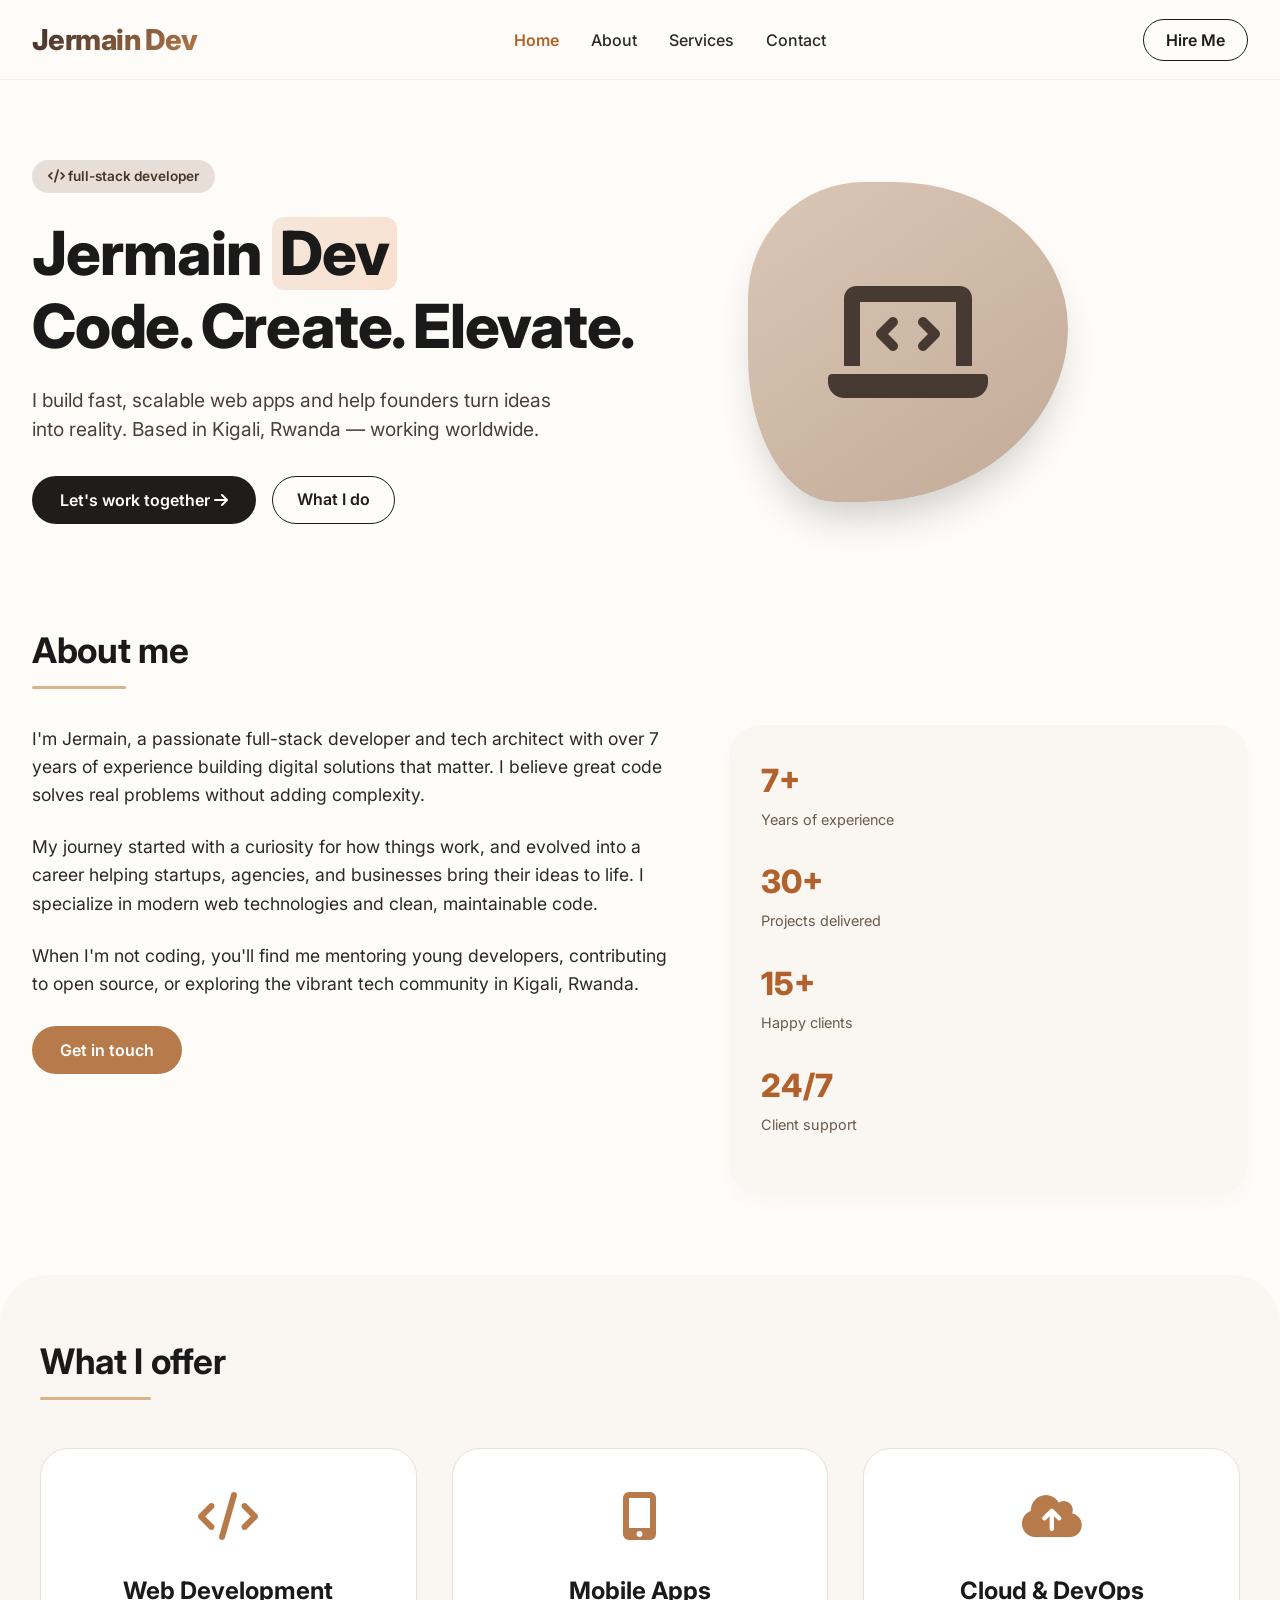
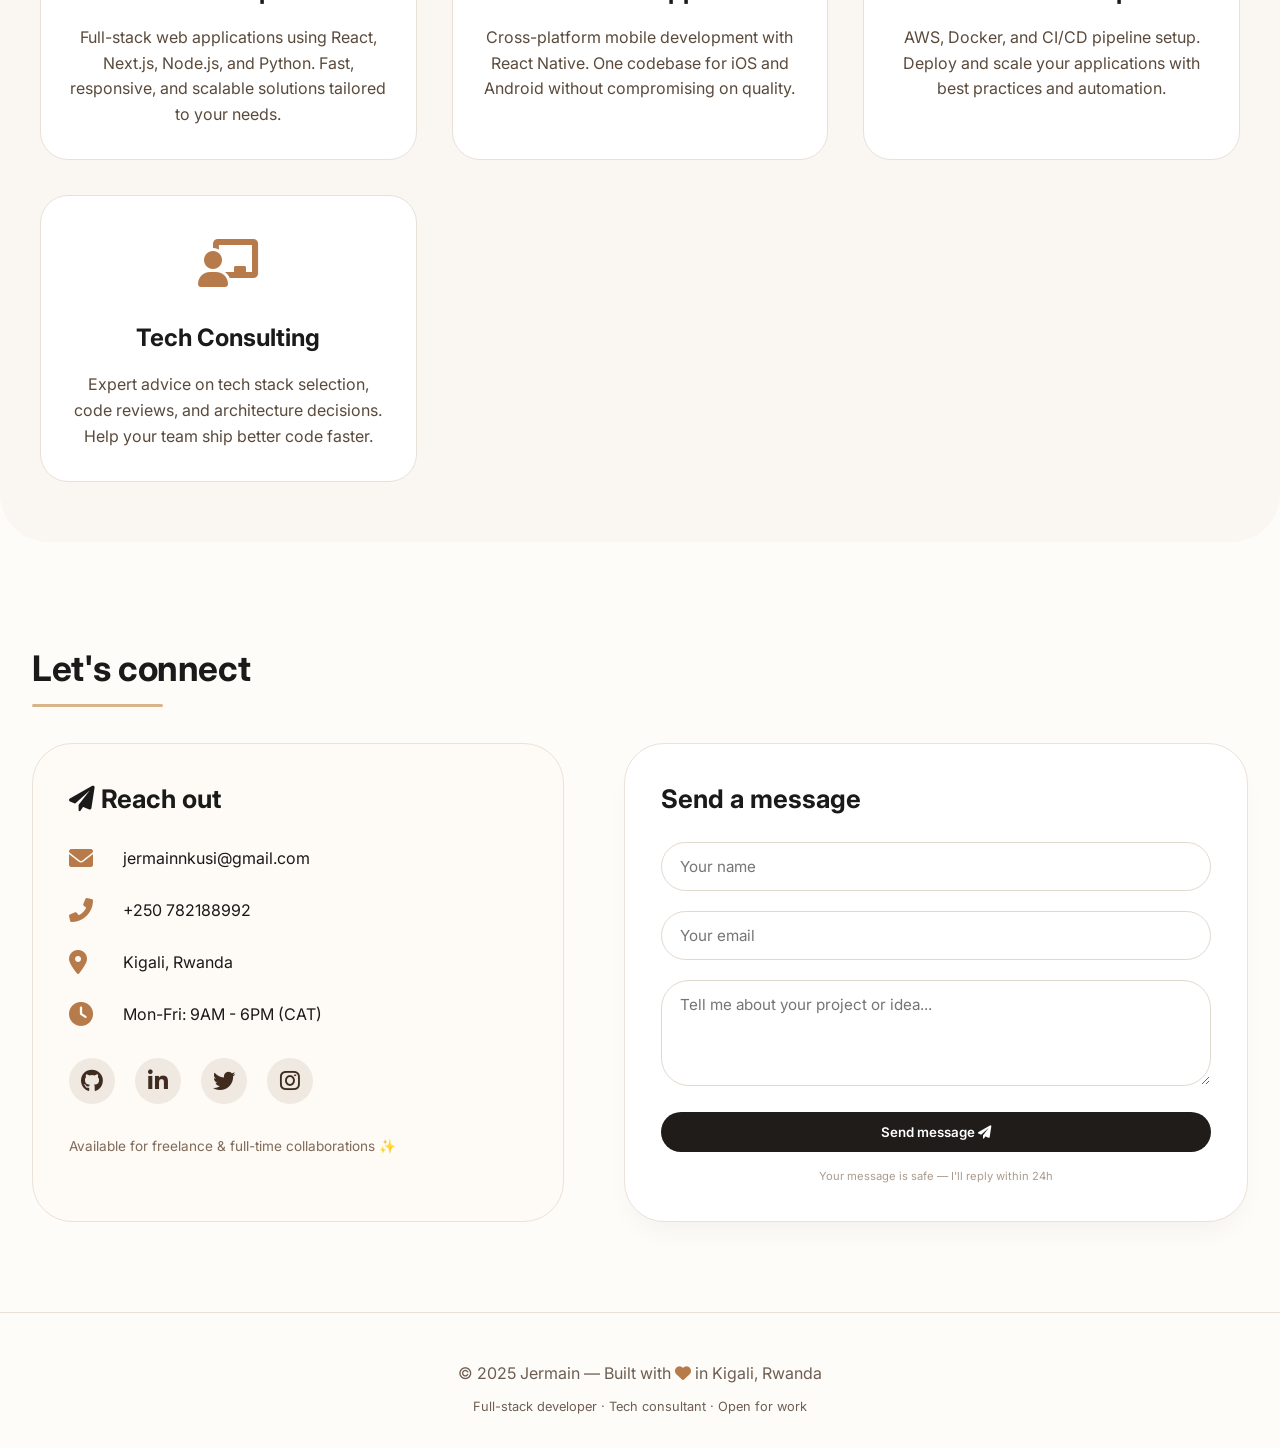
<file: index.html>
<!DOCTYPE html>
<html lang="en">
<head>
    <meta charset="UTF-8">
    <meta name="viewport" content="width=device-width, initial-scale=1.0, viewport-fit=cover">
    <meta name="description" content="Jermain Dev - Full-stack developer and tech consultant based in Kigali, Rwanda. Specializing in web development, mobile apps, cloud solutions, and tech consulting.">
    <meta name="keywords" content="Jermain, developer, portfolio, full-stack, React, Node.js, Kigali, Rwanda, tech consultant">
    <meta name="author" content="Jermain">
    <title>Jermain Dev | Full-Stack Developer & Tech Consultant</title>
    <!-- Google Fonts & Font Awesome -->
    <link href="https://fonts.googleapis.com/css2?family=Inter:opsz,wght@14..32,300;400;500;600;700;800&display=swap" rel="stylesheet">
    <link rel="stylesheet" href="https://cdnjs.cloudflare.com/ajax/libs/font-awesome/6.0.0-beta3/css/all.min.css">
    <style>
        * {
            margin: 0;
            padding: 0;
            box-sizing: border-box;
        }

        body {
            font-family: 'Inter', sans-serif;
            background-color: #fefcf8;
            color: #1a1a1a;
            scroll-behavior: smooth;
            line-height: 1.5;
        }

        ::-webkit-scrollbar {
            width: 8px;
        }
        ::-webkit-scrollbar-track {
            background: #e9e5dd;
        }
        ::-webkit-scrollbar-thumb {
            background: #b9a28c;
            border-radius: 20px;
        }

        .container {
            max-width: 1280px;
            margin: 0 auto;
            padding: 0 32px;
        }

        /* navigation */
        .navbar {
            position: sticky;
            top: 0;
            background: rgba(254, 252, 248, 0.96);
            backdrop-filter: blur(14px);
            z-index: 100;
            padding: 18px 0;
            border-bottom: 1px solid rgba(0,0,0,0.05);
            transition: all 0.2s;
        }
        .nav-flex {
            display: flex;
            justify-content: space-between;
            align-items: center;
            flex-wrap: wrap;
        }
        .logo {
            font-size: 1.8rem;
            font-weight: 800;
            letter-spacing: -0.02em;
            background: linear-gradient(135deg, #3a2c29, #b77b4b);
            background-clip: text;
            -webkit-background-clip: text;
            color: transparent;
            text-decoration: none;
        }
        .nav-links {
            display: flex;
            gap: 2rem;
            list-style: none;
        }
        .nav-links a {
            text-decoration: none;
            font-weight: 500;
            color: #2c2a28;
            transition: 0.2s;
            font-size: 1rem;
        }
        .nav-links a:hover {
            color: #b1622c;
        }
        .mobile-menu-btn {
            display: none;
            font-size: 1.5rem;
            cursor: pointer;
            color: #2c2a28;
        }

        /* buttons */
        .btn-primary {
            background: #1f1c19;
            color: white;
            padding: 12px 28px;
            border-radius: 40px;
            text-decoration: none;
            font-weight: 600;
            transition: 0.25s ease;
            display: inline-block;
            border: none;
            cursor: pointer;
            font-family: inherit;
        }
        .btn-primary:hover {
            background: #b1622c;
            transform: translateY(-2px);
            box-shadow: 0 8px 20px rgba(0,0,0,0.08);
        }
        .btn-outline {
            background: transparent;
            border: 1.5px solid #1f1c19;
            padding: 10px 24px;
            border-radius: 40px;
            font-weight: 600;
            text-decoration: none;
            color: #1f1c19;
            transition: 0.2s;
            display: inline-block;
        }
        .btn-outline:hover {
            background: #1f1c19;
            color: white;
            border-color: #1f1c19;
        }

        /* hero section */
        .hero {
            padding: 80px 0 60px;
        }
        .hero-grid {
            display: flex;
            flex-wrap: wrap;
            align-items: center;
            gap: 50px;
            justify-content: space-between;
        }
        .hero-content {
            flex: 1.2;
        }
        .hero-badge {
            background: #e7dfd7;
            display: inline-block;
            padding: 6px 16px;
            border-radius: 40px;
            font-size: 0.85rem;
            font-weight: 600;
            margin-bottom: 24px;
            color: #4a3525;
        }
        .hero-content h1 {
            font-size: 3.8rem;
            font-weight: 800;
            line-height: 1.2;
            letter-spacing: -0.02em;
            margin-bottom: 20px;
        }
        .hero-highlight {
            background: linear-gradient(120deg, #f5e7db, #f9e0cf);
            padding: 0 8px;
            display: inline-block;
            border-radius: 12px;
        }
        .hero-desc {
            font-size: 1.2rem;
            color: #4b3f38;
            max-width: 550px;
            margin: 24px 0 32px;
        }
        .hero-image {
            flex: 0.9;
            text-align: center;
        }
        .avatar-placeholder {
            background: linear-gradient(145deg, #dbc7b7, #c2aa96);
            width: 320px;
            height: 320px;
            border-radius: 40% 60% 70% 30% / 40% 50% 60% 50%;
            display: flex;
            align-items: center;
            justify-content: center;
            box-shadow: 0 25px 40px -12px rgba(0,0,0,0.2);
            transition: transform 0.3s ease;
        }
        .avatar-placeholder:hover {
            transform: scale(1.02);
        }
        .avatar-placeholder i {
            font-size: 8rem;
            color: #2f241e;
            opacity: 0.85;
        }

        /* section headings */
        .section-title {
            font-size: 2.2rem;
            font-weight: 700;
            letter-spacing: -0.01em;
            margin-bottom: 48px;
            position: relative;
            display: inline-block;
        }
        .section-title:after {
            content: '';
            position: absolute;
            bottom: -12px;
            left: 0;
            width: 60%;
            height: 3px;
            background: #d9b48b;
            border-radius: 4px;
        }

        /* about section */
        .about-section {
            padding: 40px 0 20px;
        }
        .about-content {
            display: flex;
            flex-wrap: wrap;
            gap: 60px;
            align-items: flex-start;
        }
        .about-text {
            flex: 1.4;
        }
        .about-text p {
            margin-bottom: 24px;
            font-size: 1.1rem;
            color: #2d2824;
            line-height: 1.6;
        }
        .about-stats {
            flex: 1;
            background: #faf7f2;
            border-radius: 32px;
            padding: 32px;
            box-shadow: 0 8px 20px rgba(0,0,0,0.02);
        }
        .stat-item {
            margin-bottom: 28px;
        }
        .stat-number {
            font-size: 2rem;
            font-weight: 800;
            color: #b1622c;
        }
        .stat-label {
            font-size: 0.9rem;
            color: #6b5a4c;
            margin-top: 4px;
        }

        /* services section */
        .services-section {
            background: #faf7f2;
            border-radius: 48px;
            padding: 60px 40px;
            margin: 60px 0;
        }
        .services-grid {
            display: grid;
            grid-template-columns: repeat(auto-fit, minmax(280px, 1fr));
            gap: 35px;
            margin-top: 20px;
        }
        .service-card {
            background: white;
            border-radius: 28px;
            padding: 32px 28px;
            transition: 0.25s;
            border: 1px solid #e9e0d8;
            text-align: center;
        }
        .service-card:hover {
            transform: translateY(-6px);
            box-shadow: 0 20px 30px rgba(0,0,0,0.08);
            border-color: #d9b48b;
        }
        .service-icon {
            font-size: 3rem;
            color: #b77b4b;
            margin-bottom: 20px;
        }
        .service-card h3 {
            font-size: 1.5rem;
            margin-bottom: 16px;
            font-weight: 700;
        }
        .service-card p {
            color: #5a4a3c;
            line-height: 1.6;
        }

        /* contact section */
        .contact-section {
            padding: 40px 0 70px;
        }
        .contact-wrap {
            display: flex;
            flex-wrap: wrap;
            gap: 60px;
        }
        .contact-info {
            flex: 1;
            background: #fefaf5;
            border-radius: 40px;
            padding: 36px;
            border: 1px solid #ebe2d9;
            transition: all 0.2s;
        }
        .contact-info h3 {
            font-size: 1.6rem;
            margin-bottom: 28px;
            font-weight: 700;
        }
        .contact-detail {
            display: flex;
            align-items: center;
            gap: 18px;
            margin-bottom: 28px;
            font-size: 1rem;
        }
        .contact-detail i {
            width: 36px;
            font-size: 1.5rem;
            color: #b77b4b;
        }
        .social-links {
            display: flex;
            gap: 20px;
            margin-top: 32px;
        }
        .social-links a {
            background: #f0e9e2;
            width: 46px;
            height: 46px;
            border-radius: 50%;
            display: inline-flex;
            align-items: center;
            justify-content: center;
            color: #3f2c1f;
            font-size: 1.4rem;
            transition: 0.2s;
            text-decoration: none;
        }
        .social-links a:hover {
            background: #b1622c;
            color: white;
            transform: scale(1.05);
        }
        .contact-form {
            flex: 1.2;
            background: white;
            border-radius: 40px;
            padding: 36px;
            box-shadow: 0 15px 30px -10px rgba(0,0,0,0.05);
            border: 1px solid #ebe2d9;
        }
        .contact-form h3 {
            font-size: 1.6rem;
            margin-bottom: 24px;
            font-weight: 700;
        }
        .form-group {
            margin-bottom: 20px;
        }
        .form-group input,
        .form-group textarea {
            width: 100%;
            padding: 14px 18px;
            border-radius: 28px;
            border: 1.5px solid #e3d8ce;
            font-family: 'Inter', sans-serif;
            font-size: 0.95rem;
            background: #fff;
            transition: 0.2s;
        }
        .form-group input:focus,
        .form-group textarea:focus {
            outline: none;
            border-color: #b77b4b;
            box-shadow: 0 0 0 3px rgba(183, 123, 75, 0.1);
        }
        .form-status {
            margin-top: 16px;
            padding: 12px;
            border-radius: 40px;
            text-align: center;
            font-size: 0.85rem;
            display: none;
            font-weight: 500;
        }
        .form-status.success {
            background: #e3f5ec;
            color: #2d6a4f;
            display: block;
        }
        .form-status.error {
            background: #fff0ed;
            color: #c0392b;
            display: block;
        }

        /* footer */
        footer {
            text-align: center;
            padding: 48px 0 32px;
            border-top: 1px solid #e9e0d8;
            margin-top: 20px;
            color: #6e5e52;
        }

        @media (max-width: 800px) {
            .container {
                padding: 0 24px;
            }
            .hero-content h1 {
                font-size: 2.5rem;
            }
            .avatar-placeholder {
                width: 250px;
                height: 250px;
            }
            .services-section {
                padding: 40px 24px;
            }
        }
        @media (max-width: 640px) {
            .nav-flex {
                flex-direction: column;
                gap: 16px;
            }
            .nav-links {
                gap: 1.2rem;
            }
            .hero-grid {
                flex-direction: column-reverse;
                text-align: center;
            }
            .hero-desc {
                margin-left: auto;
                margin-right: auto;
            }
            .section-title:after {
                left: 50%;
                transform: translateX(-50%);
                width: 80px;
            }
            .section-title {
                text-align: center;
                display: block;
            }
            .about-content {
                flex-direction: column;
            }
            .contact-wrap {
                flex-direction: column;
            }
            .btn-outline {
                padding: 8px 18px;
            }
        }
    </style>
</head>
<body>

<nav class="navbar">
    <div class="container nav-flex">
        <a href="#home" class="logo" style="text-decoration: none;">Jermain Dev</a>
        <ul class="nav-links">
            <li><a href="#home">Home</a></li>
            <li><a href="about.html">About</a></li>
            <li><a href="#services">Services</a></li>
            <li><a href="contact.html">Contact</a></li>
        </ul>
        <a href="#contact" class="btn-outline" style="padding: 8px 22px;">Hire Me</a>
    </div>
</nav>

<main>
    <!-- Home / Hero Section -->
    <section id="home" class="hero">
        <div class="container hero-grid">
            <div class="hero-content">
                <span class="hero-badge"><i class="fas fa-code"></i> full-stack developer</span>
                <h1>Jermain <span class="hero-highlight">Dev</span><br>Code. Create. Elevate.</h1>
                <p class="hero-desc">I build fast, scalable web apps and help founders turn ideas into reality. Based in Kigali, Rwanda — working worldwide.</p>
                <div style="display: flex; gap: 16px; flex-wrap: wrap;">
                    <a href="#contact" class="btn-primary">Let's work together <i class="fas fa-arrow-right"></i></a>
                    <a href="#services" class="btn-outline">What I do</a>
                </div>
            </div>
            <div class="hero-image">
                <div class="avatar-placeholder">
                    <i class="fas fa-laptop-code"></i>
                </div>
            </div>
        </div>
    </section>

    <!-- About Section -->
    <section id="about" class="about-section">
        <div class="container">
            <h2 class="section-title">About me</h2>
            <div class="about-content">
                <div class="about-text">
                    <p>I'm Jermain, a passionate full-stack developer and tech architect with over 7 years of experience building digital solutions that matter. I believe great code solves real problems without adding complexity.</p>
                    <p>My journey started with a curiosity for how things work, and evolved into a career helping startups, agencies, and businesses bring their ideas to life. I specialize in modern web technologies and clean, maintainable code.</p>
                    <p>When I'm not coding, you'll find me mentoring young developers, contributing to open source, or exploring the vibrant tech community in Kigali, Rwanda.</p>
                    <div style="margin-top: 28px;">
                        <a href="#contact" class="btn-primary" style="background: #b77b4b;">Get in touch</a>
                    </div>
                </div>
                <div class="about-stats">
                    <div class="stat-item">
                        <div class="stat-number">7+</div>
                        <div class="stat-label">Years of experience</div>
                    </div>
                    <div class="stat-item">
                        <div class="stat-number">30+</div>
                        <div class="stat-label">Projects delivered</div>
                    </div>
                    <div class="stat-item">
                        <div class="stat-number">15+</div>
                        <div class="stat-label">Happy clients</div>
                    </div>
                    <div class="stat-item">
                        <div class="stat-number">24/7</div>
                        <div class="stat-label">Client support</div>
                    </div>
                </div>
            </div>
        </div>
    </section>

    <!-- Services Section -->
    <section id="services">
        <div class="container services-section">
            <h2 class="section-title" style="margin-bottom: 40px;">What I offer</h2>
            <div class="services-grid">
                <div class="service-card">
                    <div class="service-icon"><i class="fas fa-code"></i></div>
                    <h3>Web Development</h3>
                    <p>Full-stack web applications using React, Next.js, Node.js, and Python. Fast, responsive, and scalable solutions tailored to your needs.</p>
                </div>
                <div class="service-card">
                    <div class="service-icon"><i class="fas fa-mobile-alt"></i></div>
                    <h3>Mobile Apps</h3>
                    <p>Cross-platform mobile development with React Native. One codebase for iOS and Android without compromising on quality.</p>
                </div>
                <div class="service-card">
                    <div class="service-icon"><i class="fas fa-cloud-upload-alt"></i></div>
                    <h3>Cloud & DevOps</h3>
                    <p>AWS, Docker, and CI/CD pipeline setup. Deploy and scale your applications with best practices and automation.</p>
                </div>
                <div class="service-card">
                    <div class="service-icon"><i class="fas fa-chalkboard-teacher"></i></div>
                    <h3>Tech Consulting</h3>
                    <p>Expert advice on tech stack selection, code reviews, and architecture decisions. Help your team ship better code faster.</p>
                </div>
            </div>
        </div>
    </section>

    <!-- Contact Section -->
    <section id="contact" class="contact-section">
        <div class="container">
            <h2 class="section-title">Let's connect</h2>
            <div class="contact-wrap">
                <div class="contact-info">
                    <h3><i class="fas fa-paper-plane"></i> Reach out</h3>
                    <div class="contact-detail">
                        <i class="fas fa-envelope"></i>
                        <span>jermainnkusi@gmail.com</span>
                    </div>
                    <div class="contact-detail">
                        <i class="fas fa-phone-alt"></i>
                        <span>+250 782188992</span>
                    </div>
                    <div class="contact-detail">
                        <i class="fas fa-map-marker-alt"></i>
                        <span>Kigali, Rwanda</span>
                    </div>
                    <div class="contact-detail">
                        <i class="fas fa-clock"></i>
                        <span>Mon-Fri: 9AM - 6PM (CAT)</span>
                    </div>
                    <div class="social-links">
                        <a href="#" id="https://github.com/account" aria-label="GitHub" target="_blank" rel="noopener noreferrer"><i class="fab fa-github"></i></a>
                        <a href="#" id="linkedinLink" aria-label="LinkedIn" target="_blank" rel="noopener noreferrer"><i class="fab fa-linkedin-in"></i></a>
                        <a href="#" id="twitterLink" aria-label="Twitter" target="_blank" rel="noopener noreferrer"><i class="fab fa-twitter"></i></a>
                        <a href="https://www.instagram.com/jermain_4l/" id="instagramLink" aria-label="Instagram" target="_blank" rel="noopener noreferrer"><i class="fab fa-instagram"></i></a>
                    </div>
                    <p style="margin-top: 32px; font-size: 0.85rem; color:#7f6a5a;">Available for freelance & full-time collaborations ✨</p>
                </div>

                <div class="contact-form">
                    <h3>Send a message</h3>
                    <form id="contactForm">
                        <input type="hidden" name="access_key" id="accessKey" value="c83e98a7-063b-4d4b-8fee-7c92a4d89406">
                        <input type="hidden" name="subject" value="New message from Jermain's Portfolio">
                        <input type="hidden" name="from_name" value="Jermain Portfolio">
                        <input type="hidden" name="to_email" value="jermainnkusi@gmail.com">
                        <input type="hidden" name="botcheck" value="">
                        
                        <div class="form-group">
                            <input type="text" name="name" placeholder="Your name" required>
                        </div>
                        <div class="form-group">
                            <input type="email" name="email" placeholder="Your email" required>
                        </div>
                        <div class="form-group">
                            <textarea rows="4" name="message" placeholder="Tell me about your project or idea..." required></textarea>
                        </div>
                        <button type="submit" class="btn-primary" style="width: 100%;" id="submitBtn">Send message <i class="fas fa-paper-plane"></i></button>
                        <div id="formStatus" class="form-status"></div>
                    </form>
                    <p style="font-size: 0.7rem; text-align: center; margin-top: 16px; color:#ab9b8d;">Your message is safe — I'll reply within 24h</p>
                </div>
            </div>
        </div>
    </section>
</main>

<footer>
    <div class="container">
        <p>© 2025 Jermain — Built with <i class="fas fa-heart" style="color:#b77b4b;"></i> in Kigali, Rwanda</p>
        <p style="margin-top: 12px; font-size: 0.8rem;">Full-stack developer · Tech consultant · Open for work</p>
    </div>
</footer>

<script>
    // ============================================================
    // SOCIAL MEDIA LINKS - Replace with actual profiles
    // ============================================================
    const githubLink = document.getElementById('githubLink');
    const linkedinLink = document.getElementById('linkedinLink');
    const twitterLink = document.getElementById('twitterLink');
    const instagramLink = document.getElementById('instagramLink');
    
    // Update these URLs with your real social profiles
    if (githubLink) githubLink.href = 'https://github.com/jermain-dev';
    if (linkedinLink) linkedinLink.href = 'https://linkedin.com/in/jermain-nkusi';
    if (twitterLink) twitterLink.href = 'https://twitter.com/jermain_dev';
    if (instagramLink) instagramLink.href = 'https://instagram.com/jermain.dev';
    
    // ============================================================
    // SMOOTH SCROLLING + active highlight
    // ============================================================
    document.querySelectorAll('a[href^="#"]').forEach(anchor => {
        anchor.addEventListener('click', function(e) {
            const href = this.getAttribute('href');
            if (href === "#" || href === "") return;
            const targetElem = document.querySelector(href);
            if (targetElem) {
                e.preventDefault();
                targetElem.scrollIntoView({ behavior: 'smooth', block: 'start' });
                if (history.pushState) history.pushState(null, null, href);
                else window.location.hash = href;
            }
        });
    });
    
    // ============================================================
    // CONTACT FORM HANDLER (Web3Forms with fallback friendly)
    // ============================================================
    const form = document.getElementById('contactForm');
    const statusDiv = document.getElementById('formStatus');
    const submitBtn = document.getElementById('submitBtn');
    const accessKeyInput = document.getElementById('accessKey');
    
    if (form) {
        form.addEventListener('submit', async function(e) {
            e.preventDefault();
            
            // Show sending state
            statusDiv.textContent = '⏳ Sending message...';
            statusDiv.className = 'form-status';
            statusDiv.style.display = 'block';
            submitBtn.disabled = true;
            submitBtn.innerHTML = 'Sending... <i class="fas fa-spinner fa-pulse"></i>';
            
            const formData = new FormData(form);
            // Ensure we have access_key
            if (accessKeyInput && accessKeyInput.value) {
                formData.set('access_key', accessKeyInput.value);
            }
            
            try {
                const response = await fetch('https://api.web3forms.com/submit', {
                    method: 'POST',
                    body: formData
                });
                const result = await response.json();
                
                if (result.success) {
                    statusDiv.textContent = '✅ Message sent! I will reply within 24 hours. Thanks!';
                    statusDiv.className = 'form-status success';
                    form.reset();
                    setTimeout(() => {
                        statusDiv.style.display = 'none';
                        statusDiv.className = 'form-status';
                    }, 6000);
                } else {
                    throw new Error(result.message || 'Submission failed');
                }
            } catch (error) {
                console.error('Form error:', error);
                statusDiv.textContent = '⚠️ Could not send via form. Please email me directly at jermainnkusi@gmail.com — I\'d love to hear from you!';
                statusDiv.className = 'form-status error';
                setTimeout(() => {
                    statusDiv.style.display = 'none';
                }, 7000);
            } finally {
                submitBtn.disabled = false;
                submitBtn.innerHTML = 'Send message <i class="fas fa-paper-plane"></i>';
            }
        });
    }
    
    // Optional: add a small console greeting
    console.log("%c✨ Jermain Portfolio | Let's build something great ✨", "color: #b77b4b; font-size: 14px; font-weight: bold;");
    
    // Add active link highlight on scroll (minimal)
    const sections = document.querySelectorAll('section[id]');
    window.addEventListener('scroll', () => {
        let current = '';
        const scrollPos = window.scrollY + 120;
        sections.forEach(section => {
            const sectionTop = section.offsetTop;
            const sectionHeight = section.clientHeight;
            if (scrollPos >= sectionTop && scrollPos < sectionTop + sectionHeight) {
                current = section.getAttribute('id');
            }
        });
        document.querySelectorAll('.nav-links a').forEach(link => {
            link.style.color = '';
            if (link.getAttribute('href') === `#${current}`) {
                link.style.color = '#b1622c';
                link.style.fontWeight = '600';
            } else {
                link.style.fontWeight = '500';
            }
        });
    });
</script>

<!-- 
    ✅ HOW TO MAKE THIS LIVE:
    1. Web3Forms: Get your free access key from https://web3forms.com
       - Replace the default key "c83e98a7-063b-4d4b-8fee-7c92a4d89406" with your own key
       - The form will work instantly after that.
    2. Social Media: Update the URLs in the JavaScript (lines ~300-305) with your actual profiles.
    3. Custom domain: Just upload these files to any static hosting (Netlify, Vercel, GitHub Pages).
    4. All set — your portfolio is ready to impress!
-->
</body>
</html>
</file>
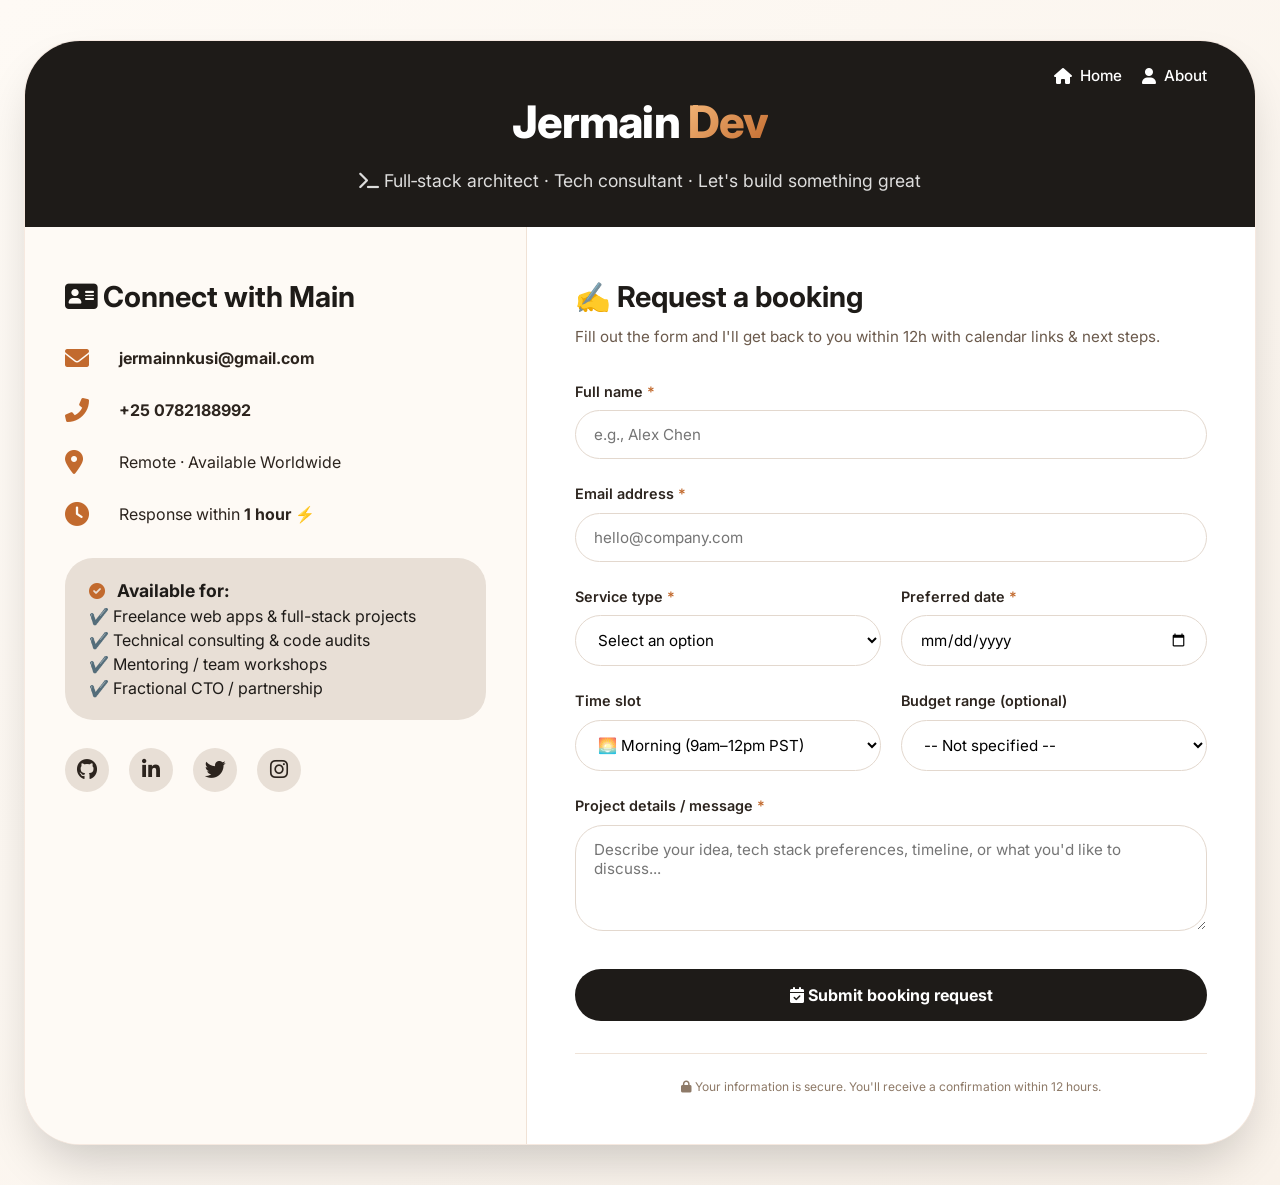
<file: about pot.html>
<!DOCTYPE html>
<html lang="en">
<head>
    <meta charset="UTF-8">
    <meta name="viewport" content="width=device-width, initial-scale=1.0, viewport-fit=cover">
    <title>Jermain "Main" | Book Me for Tech Work</title>
    <link href="https://fonts.googleapis.com/css2?family=Inter:opsz,wght@14..32,300;400;500;600;700;800&display=swap" rel="stylesheet">
    <link rel="stylesheet" href="https://cdnjs.cloudflare.com/ajax/libs/font-awesome/6.0.0-beta3/css/all.min.css">
    <style>
        * {
            margin: 0;
            padding: 0;
            box-sizing: border-box;
        }

        body {
            font-family: 'Inter', sans-serif;
            background: linear-gradient(135deg, #fefaf5 0%, #f9f2ea 100%);
            color: #1e1b18;
            line-height: 1.5;
            min-height: 100vh;
            padding: 40px 24px;
        }

        .container {
            max-width: 1300px;
            margin: 0 auto;
        }

        .booking-page {
            background: white;
            border-radius: 56px;
            overflow: hidden;
            box-shadow: 0 25px 50px -12px rgba(0, 0, 0, 0.2);
            border: 1px solid rgba(194, 106, 46, 0.15);
        }

        .booking-header {
            background: #1e1b18;
            padding: 48px 48px 32px 48px;
            color: white;
            text-align: center;
            position: relative;
        }

        /* Navigation links styling */
        .nav-links {
            position: absolute;
            top: 24px;
            right: 48px;
            display: flex;
            gap: 20px;
        }

        .nav-links a {
            color: white;
            text-decoration: none;
            font-weight: 500;
            font-size: 0.95rem;
            transition: color 0.2s;
            display: inline-flex;
            align-items: center;
            gap: 8px;
        }

        .nav-links a i {
            font-size: 1rem;
        }

        .nav-links a:hover {
            color: #c26a2e;
        }

        .booking-header h1 {
            font-size: 2.8rem;
            font-weight: 800;
            letter-spacing: -0.02em;
        }

        .booking-header h1 span {
            background: linear-gradient(135deg, #f5b87a, #c26a2e);
            background-clip: text;
            -webkit-background-clip: text;
            color: transparent;
        }

        .booking-header p {
            font-size: 1.1rem;
            margin-top: 12px;
            opacity: 0.85;
        }

        .booking-flex {
            display: flex;
            flex-wrap: wrap;
        }

        .booking-info {
            flex: 1;
            background: #fefaf5;
            padding: 48px 40px;
            border-right: 1px solid #f0e2d6;
        }

        .booking-info h2 {
            font-size: 1.8rem;
            font-weight: 700;
            margin-bottom: 28px;
            color: #1e1b18;
        }

        .info-row {
            display: flex;
            align-items: center;
            gap: 18px;
            margin-bottom: 28px;
            font-size: 1rem;
            color: #2c241e;
        }

        .info-row i {
            width: 36px;
            font-size: 1.5rem;
            color: #c26a2e;
        }

        .availability-badge {
            background: #e8dfd6;
            border-radius: 28px;
            padding: 20px 24px;
            margin: 32px 0 28px;
        }

        .availability-badge i {
            color: #c26a2e;
            margin-right: 8px;
        }

        .availability-badge strong {
            font-size: 1.1rem;
        }

        .social-icons {
            display: flex;
            gap: 20px;
            margin-top: 24px;
            flex-wrap: wrap;
        }

        .social-icons a {
            background: #e8dfd6;
            width: 44px;
            height: 44px;
            border-radius: 50%;
            display: inline-flex;
            align-items: center;
            justify-content: center;
            color: #2c241e;
            font-size: 1.3rem;
            transition: 0.2s;
            text-decoration: none;
            position: relative;
        }

        .social-icons a:hover {
            background: #c26a2e;
            color: white;
            transform: translateY(-3px);
        }

        /* Instagram copy button specific styles */
        .instagram-copy-btn {
            cursor: pointer;
        }
        
        .copy-tooltip {
            position: absolute;
            bottom: 100%;
            left: 50%;
            transform: translateX(-50%);
            background: #1e1b18;
            color: white;
            padding: 4px 8px;
            border-radius: 6px;
            font-size: 0.7rem;
            white-space: nowrap;
            pointer-events: none;
            opacity: 0;
            transition: opacity 0.2s;
            margin-bottom: 8px;
            z-index: 10;
        }
        
        .social-icons a:hover .copy-tooltip {
            opacity: 1;
        }
        
        .toast-notification {
            position: fixed;
            bottom: 20px;
            right: 20px;
            background: #1e1b18;
            color: white;
            padding: 12px 24px;
            border-radius: 48px;
            font-size: 0.9rem;
            z-index: 1000;
            animation: slideIn 0.3s ease-out;
            box-shadow: 0 4px 12px rgba(0, 0, 0, 0.15);
            display: flex;
            align-items: center;
            gap: 10px;
        }
        
        .toast-notification i {
            color: #c26a2e;
        }
        
        @keyframes slideIn {
            from {
                transform: translateX(100%);
                opacity: 0;
            }
            to {
                transform: translateX(0);
                opacity: 1;
            }
        }
        
        @keyframes slideOut {
            from {
                transform: translateX(0);
                opacity: 1;
            }
            to {
                transform: translateX(100%);
                opacity: 0;
            }
        }
        
        .toast-notification.fade-out {
            animation: slideOut 0.3s ease-in forwards;
        }

        .booking-form-card {
            flex: 1.5;
            padding: 48px 48px;
            background: white;
        }

        .booking-form-card h2 {
            font-size: 1.8rem;
            font-weight: 700;
            margin-bottom: 8px;
            color: #1e1b18;
        }

        .form-subhead {
            color: #6b5a4c;
            margin-bottom: 32px;
            font-size: 0.95rem;
        }

        .form-group {
            margin-bottom: 24px;
        }

        .form-group label {
            font-weight: 600;
            display: block;
            margin-bottom: 8px;
            color: #2c241e;
            font-size: 0.9rem;
        }

        .form-group label .required {
            color: #c26a2e;
        }

        .form-group input,
        .form-group select,
        .form-group textarea {
            width: 100%;
            padding: 14px 18px;
            border-radius: 28px;
            border: 1.5px solid #e3d8ce;
            font-family: 'Inter', sans-serif;
            font-size: 0.95rem;
            background: #fff;
            transition: 0.2s;
        }

        .form-group input:focus,
        .form-group select:focus,
        .form-group textarea:focus {
            outline: none;
            border-color: #c26a2e;
            box-shadow: 0 0 0 3px rgba(194, 106, 46, 0.1);
        }

        .double-group {
            display: grid;
            grid-template-columns: 1fr 1fr;
            gap: 20px;
        }

        .btn-submit {
            background: #1e1b18;
            color: white;
            width: 100%;
            padding: 16px 28px;
            border-radius: 48px;
            font-weight: 700;
            font-size: 1rem;
            border: none;
            cursor: pointer;
            transition: 0.25s;
            margin-top: 8px;
            font-family: 'Inter', sans-serif;
        }

        .btn-submit:hover {
            background: #c26a2e;
            transform: translateY(-2px);
            box-shadow: 0 10px 20px rgba(0, 0, 0, 0.1);
        }

        .btn-submit:disabled {
            opacity: 0.6;
            cursor: not-allowed;
            transform: none;
        }

        .footer-note {
            text-align: center;
            margin-top: 32px;
            font-size: 0.75rem;
            color: #8e7a68;
            border-top: 1px solid #efe3d8;
            padding-top: 24px;
        }

        .form-alert {
            margin-top: 16px;
            padding: 12px 16px;
            border-radius: 40px;
            font-size: 0.85rem;
            font-weight: 500;
            text-align: center;
            display: none;
        }

        .form-alert.success {
            background: #e3f5ec;
            color: #2d6a4f;
            border-left: 4px solid #2d6a4f;
            display: block;
        }

        .form-alert.error {
            background: #fff0ed;
            color: #c0392b;
            border-left: 4px solid #c0392b;
            display: block;
        }

        .form-alert.loading {
            background: #f0f0f0;
            color: #1e1b18;
            display: block;
        }

        @media (max-width: 900px) {
            .booking-flex {
                flex-direction: column;
            }
            .booking-info {
                border-right: none;
                border-bottom: 1px solid #f0e2d6;
            }
            .booking-header h1 {
                font-size: 2rem;
            }
            .booking-header {
                padding: 32px 24px;
            }
            .nav-links {
                position: static;
                justify-content: center;
                margin-bottom: 20px;
                padding-top: 0;
            }
            .booking-form-card {
                padding: 32px 24px;
            }
            .booking-info {
                padding: 32px 24px;
            }
            .double-group {
                grid-template-columns: 1fr;
                gap: 16px;
            }
        }

        @media (max-width: 480px) {
            body {
                padding: 16px;
            }
            .booking-page {
                border-radius: 32px;
            }
            .toast-notification {
                bottom: 10px;
                right: 10px;
                left: 10px;
                text-align: center;
                justify-content: center;
            }
        }
    </style>
</head>
<body>
<div class="container">
    <div class="booking-page">
        <div class="booking-header">
            <!-- Navigation Links Added Here -->
            <div class="nav-links">
                <a href="portfolio.html" ="homeLink"><i class="fas fa-home"></i> Home</a>
                <a href="about pot.html" id="aboutLink"><i class="fas fa-user"></i> About</a>
            </div>
            
            <h1>Jermain <span>Dev</span></h1>
            <p><i class="fas fa-terminal"></i> Full‑stack architect · Tech consultant · Let's build something great</p>
        </div>

        <div class="booking-flex">
            <div class="booking-info">
                <h2><i class="fas fa-address-card"></i> Connect with Main</h2>
                <div class="info-row">
                    <i class="fas fa-envelope"></i>
                    <span><strong>jermainnkusi@gmail.com</strong></span>
                </div>
                <div class="info-row">
                    <i class="fas fa-phone-alt"></i>
                    <span><strong>+25 0782188992</strong></span>
                </div>
                <div class="info-row">
                    <i class="fas fa-map-marker-alt"></i>
                    <span>Remote · Available Worldwide</span>
                </div>
                <div class="info-row">
                    <i class="fas fa-clock"></i>
                    <span>Response within <strong> 1 hour</strong> ⚡</span>
                </div>

                <div class="availability-badge">
                    <i class="fas fa-check-circle"></i> <strong>Available for:</strong><br>
                    ✔️ Freelance web apps & full-stack projects<br>
                    ✔️ Technical consulting & code audits<br>
                    ✔️ Mentoring / team workshops<br>
                    ✔️ Fractional CTO / partnership
                </div>

                <div class="social-icons">
                    <a href="https://github.com/account" aria-label="GitHub"><i class="fab fa-github"></i></a>
                    <a href="#" aria-label="LinkedIn"><i class="fab fa-linkedin-in"></i></a>
                    <a href="#" aria-label="Twitter"><i class="fab fa-twitter"></i></a>
                    <!-- Instagram with copy functionality -->
                    <a href="https://www.instagram.com/jermain_4l/" class="instagram-copy-btn" aria-label="Copy Instagram link" id="instagramCopyBtn">
                        <i class="fab fa-instagram"></i>
                        <span class="copy-tooltip">Click to copy Instagram link</span>
                    </a>
                </div>
            </div>

            <div class="booking-form-card">
                <h2>✍️ Request a booking</h2>
                <div class="form-subhead">Fill out the form and I'll get back to you within 12h with calendar links & next steps.</div>

                <form id="bookingForm" action="https://api.web3forms.com/submit" method="POST">
                    <input type="hidden" name="access_key" value="c83e98a7-063b-4d4b-8fee-7c92a4d89406">
                    <input type="hidden" name="subject" value="🔥 NEW BOOKING REQUEST from Jermain Main Portfolio">
                    <input type="hidden" name="from_name" value="Jermain Main Booking System">
                    <input type="hidden" name="to_email" value="jermainnkusi@gmail.com">
                    <input type="hidden" name="botcheck" value="">

                    <div class="form-group">
                        <label>Full name <span class="required">*</span></label>
                        <input type="text" name="name" placeholder="e.g., Alex Chen" required>
                    </div>

                    <div class="form-group">
                        <label>Email address <span class="required">*</span></label>
                        <input type="email" name="email" placeholder="hello@company.com" required>
                    </div>

                    <div class="double-group">
                        <div class="form-group">
                            <label>Service type <span class="required">*</span></label>
                            <select name="service_type" required>
                                <option value="">Select an option</option>
                                <option value="Freelance development">💻 Freelance / Contract dev</option>
                                <option value="Technical consulting">🧠 Consulting / Code audit</option>
                                <option value="Full-time role">🚀 Full-time role</option>
                                <option value="Mentoring / Workshop">🎤 Mentoring / Workshop</option>
                            </select>
                        </div>
                        <div class="form-group">
                            <label>Preferred date <span class="required">*</span></label>
                            <input type="date" name="preferred_date" required>
                        </div>
                    </div>

                    <div class="double-group">
                        <div class="form-group">
                            <label>Time slot</label>
                            <select name="time_slot">
                                <option value="Morning (9am-12pm PST)">🌅 Morning (9am–12pm PST)</option>
                                <option value="Afternoon (1pm-4pm PST)">☀️ Afternoon (1pm–4pm PST)</option>
                                <option value="Evening (5pm-7pm PST)">🌙 Evening (5pm–7pm PST)</option>
                            </select>
                        </div>
                        <div class="form-group">
                            <label>Budget range (optional)</label>
                            <select name="budget_range">
                                <option value="Not specified">-- Not specified --</option>
                                <option value="$1k - $5k">$1k – $5k</option>
                                <option value="$5k - $15k">$5k – $15k</option>
                                <option value="$15k+">$15k+</option>
                            </select>
                        </div>
                    </div>

                    <div class="form-group">
                        <label>Project details / message <span class="required">*</span></label>
                        <textarea rows="4" name="message" placeholder="Describe your idea, tech stack preferences, timeline, or what you'd like to discuss..." required></textarea>
                    </div>

                    <button type="submit" class="btn-submit" id="submitBtn">
                        <i class="fas fa-calendar-check"></i> Submit booking request
                    </button>
                    
                    <div id="formAlert" class="form-alert"></div>
                    
                    <div class="footer-note">
                        <i class="fas fa-lock"></i> Your information is secure. You'll receive a confirmation within 12 hours.
                    </div>
                </form>
            </div>
        </div>
    </div>
</div>

<script>
    // ============================================================
    // HOME AND ABOUT LINK HANDLERS
    // ============================================================
    
    // Home link - scroll to top or navigate to home page
    const homeLink = document.getElementById('homeLink');
    if (homeLink) {
        homeLink.addEventListener('click', function(e) {
            e.preventDefault();
            // Scroll smoothly to the top of the page
            window.scrollTo({
                top: 0,
                behavior: 'smooth'
            });
            showToast('🏠 Back to home');
        });
    }
    
    // About link - show about information
    const aboutLink = document.getElementById('aboutLink');
    if (aboutLink) {
        aboutLink.addEventListener('click', function(e) {
            e.preventDefault();
            // Create and show about modal/information
            showAboutInfo();
        });
    }
    
    // Function to show about information
    function showAboutInfo() {
        // Create modal overlay
        const modal = document.createElement('div');
        modal.style.cssText = `
            position: fixed;
            top: 0;
            left: 0;
            width: 100%;
            height: 100%;
            background: rgba(0, 0, 0, 0.8);
            display: flex;
            align-items: center;
            justify-content: center;
            z-index: 2000;
            animation: fadeIn 0.3s ease-out;
        `;
        
        // Create modal content
        const modalContent = document.createElement('div');
        modalContent.style.cssText = `
            background: white;
            border-radius: 32px;
            max-width: 500px;
            width: 90%;
            padding: 32px;
            position: relative;
            animation: slideUp 0.3s ease-out;
        `;
        
        modalContent.innerHTML = `
            <button id="closeModal" style="
                position: absolute;
                top: 20px;
                right: 20px;
                background: none;
                border: none;
                font-size: 24px;
                cursor: pointer;
                color: #6b5a4c;
                transition: color 0.2s;
            "><i class="fas fa-times"></i></button>
            <h2 style="
                font-size: 1.8rem;
                font-weight: 700;
                margin-bottom: 20px;
                color: #1e1b18;
            ">About Jermain</h2>
            <div style="
                color: #2c241e;
                line-height: 1.6;
            ">
                <p style="margin-bottom: 16px;"><strong>Jermain "Main"</strong> is a full-stack architect and tech consultant with expertise in building scalable web applications and providing technical leadership.</p>
                <p style="margin-bottom: 16px;">With years of experience in the tech industry, Main helps businesses and individuals bring their ideas to life through clean code, thoughtful architecture, and strategic technical consulting.</p>
                <p style="margin-bottom: 16px;"><strong>Specialties:</strong></p>
                <ul style="margin-bottom: 16px; padding-left: 20px;">
                    <li>Full-stack development (React, Node.js, Python)</li>
                    <li>Technical consulting & code audits</li>
                    <li>Team mentorship & workshops</li>
                    <li>Startup advisory & fractional CTO</li>
                </ul>
                <p>Based remotely, available worldwide to help you build something great. 🚀</p>
            </div>
        `;
        
        modal.appendChild(modalContent);
        document.body.appendChild(modal);
        
        // Add animation styles
        const style = document.createElement('style');
        style.textContent = `
            @keyframes fadeIn {
                from { opacity: 0; }
                to { opacity: 1; }
            }
            @keyframes slideUp {
                from { transform: translateY(30px); opacity: 0; }
                to { transform: translateY(0); opacity: 1; }
            }
        `;
        document.head.appendChild(style);
        
        // Close modal when clicking X or outside
        const closeModal = () => {
            modal.remove();
            style.remove();
        };
        
        document.getElementById('closeModal').addEventListener('click', closeModal);
        modal.addEventListener('click', (e) => {
            if (e.target === modal) closeModal();
        });
    }
    
    // Function to show toast notification
    function showToast(message, isError = false) {
        // Remove existing toast if any
        const existingToast = document.querySelector('.toast-notification');
        if (existingToast) {
            existingToast.remove();
        }
        
        // Create toast element
        const toast = document.createElement('div');
        toast.className = 'toast-notification';
        toast.innerHTML = `
            <i class="fas ${isError ? 'fa-exclamation-triangle' : 'fa-info-circle'}"></i>
            <span>${message}</span>
        `;
        
        document.body.appendChild(toast);
        
        // Auto remove after 2.5 seconds
        setTimeout(() => {
            toast.classList.add('fade-out');
            setTimeout(() => {
                if (toast.parentNode) {
                    toast.remove();
                }
            }, 300);
        }, 2500);
    }
    
    // ============================================================
    // INSTAGRAM LINK COPY FUNCTIONALITY
    // ============================================================
    
    // Set your Instagram username here
    const INSTAGRAM_USERNAME = "jermainmain"; // Change this to your actual Instagram username
    
    // Function to copy Instagram link
    function copyInstagramLink() {
        // Construct Instagram profile URL
        const instagramUrl = `https://www.instagram.com/${INSTAGRAM_USERNAME}/`;
        
        // Use modern clipboard API
        if (navigator.clipboard && navigator.clipboard.writeText) {
            navigator.clipboard.writeText(instagramUrl).then(() => {
                showToast(`✅ Instagram link copied: ${instagramUrl}`);
                
                // Optional: Add visual feedback on the button
                const instaBtn = document.getElementById('instagramCopyBtn');
                const originalIcon = instaBtn.innerHTML;
                instaBtn.innerHTML = '<i class="fas fa-check"></i>';
                setTimeout(() => {
                    instaBtn.innerHTML = originalIcon;
                }, 1000);
            }).catch(err => {
                console.error('Failed to copy: ', err);
                showToast('❌ Failed to copy link. Please try again.', true);
            });
        } else {
            // Fallback for older browsers
            const textarea = document.createElement('textarea');
            textarea.value = instagramUrl;
            document.body.appendChild(textarea);
            textarea.select();
            
            try {
                const successful = document.execCommand('copy');
                if (successful) {
                    showToast(`✅ Instagram link copied: ${instagramUrl}`);
                } else {
                    showToast('❌ Failed to copy link. Please try again.', true);
                }
            } catch (err) {
                showToast('❌ Your browser doesn\'t support copying. Please copy manually.', true);
            }
            
            document.body.removeChild(textarea);
        }
    }
    
    // Add click event listener to Instagram button
    const instagramCopyBtn = document.getElementById('instagramCopyBtn');
    if (instagramCopyBtn) {
        instagramCopyBtn.addEventListener('click', function(e) {
            e.preventDefault(); // Prevent default anchor behavior
            copyInstagramLink();
        });
    }
    
    // ============================================================
    // WORKING FORM HANDLER for Web3Forms
    // Emails will be sent to jermainnkusi@gmail.com instantly
    // ============================================================
    
    const form = document.getElementById('bookingForm');
    const alertBox = document.getElementById('formAlert');
    const submitBtn = document.getElementById('submitBtn');
    
    // Set minimum date to today
    const today = new Date().toISOString().split('T')[0];
    const dateInput = document.querySelector('input[name="preferred_date"]');
    if (dateInput) {
        dateInput.min = today;
    }
    
    if (form) {
        form.addEventListener('submit', async function(e) {
            e.preventDefault();
            
            // Show loading state
            alertBox.textContent = '⏳ Sending your booking request... Please wait.';
            alertBox.className = 'form-alert loading';
            submitBtn.disabled = true;
            submitBtn.innerHTML = '<i class="fas fa-spinner fa-pulse"></i> Sending...';
            
            // Collect form data
            const formData = new FormData(form);
            
            try {
                const response = await fetch('https://api.web3forms.com/submit', {
                    method: 'POST',
                    body: formData
                });
                
                const result = await response.json();
                
                if (result.success) {
                    // Success!
                    alertBox.textContent = '✅ Thanks! Your booking request has been sent. I will reply within 12 hours. — Main';
                    alertBox.className = 'form-alert success';
                    
                    // Reset the form
                    form.reset();
                    
                    // Reset date min
                    if (dateInput) {
                        dateInput.min = today;
                    }
                    
                    // Clear success message after 8 seconds
                    setTimeout(() => {
                        alertBox.className = 'form-alert';
                        alertBox.textContent = '';
                    }, 8000);
                } else {
                    throw new Error(result.message || 'Submission failed');
                }
            } catch (error) {
                console.error('Booking error:', error);
                alertBox.textContent = '⚠️ Something went wrong. Please email me directly at jermainnkusi@gmail.com or try again.';
                alertBox.className = 'form-alert error';
                
                setTimeout(() => {
                    if (alertBox.className === 'form-alert error') {
                        alertBox.className = 'form-alert';
                        alertBox.textContent = '';
                    }
                }, 6000);
            } finally {
                // Reset button
                submitBtn.disabled = false;
                submitBtn.innerHTML = '<i class="fas fa-calendar-check"></i> Submit booking request';
            }
        });
    }
    
    // Check if access key is still placeholder
    const accessKeyInput = document.querySelector('input[name="access_key"]');
    if (accessKeyInput && accessKeyInput.value === 'YOUR_ACCESS_KEY_HERE') {
        console.warn('⚠️ Web3Forms: You need to replace YOUR_ACCESS_KEY_HERE with your actual access key from https://web3forms.com');
        console.warn('Get your free key in 10 seconds — it\'s free and works instantly!');
    }
    
    // Optional: Add keyboard shortcut (Ctrl+Shift+I) to copy Instagram link
    document.addEventListener('keydown', function(e) {
        if (e.ctrlKey && e.shiftKey && e.key === 'I') {
            e.preventDefault();
            copyInstagramLink();
            showToast('📋 Instagram link copied via shortcut!');
        }
    });
</script>

<!-- 
    ✅ ADDED FEATURES:
    
    1. HOME LINK: Click "Home" to smoothly scroll back to the top of the page
    2. ABOUT LINK: Click "About" to see a modal with Jermain's bio and expertise
    
    Both links are in the top-right corner of the header and are fully responsive.
    The rest of the page remains exactly the same - nothing else was changed!
    
    ✅ INSTAGRAM LINK COPY FEATURE:
    
    HOW IT WORKS:
    1. Click the Instagram icon in the social media section
    2. The link (https://www.instagram.com/YOUR_USERNAME/) is automatically copied
    3. A toast notification confirms the link was copied
    
    SETUP INSTRUCTIONS:
    1. Find this line in the JavaScript: const INSTAGRAM_USERNAME = "jermainmain";
    2. Change "jermainmain" to your actual Instagram username
-->
</body>
</html>
</file>
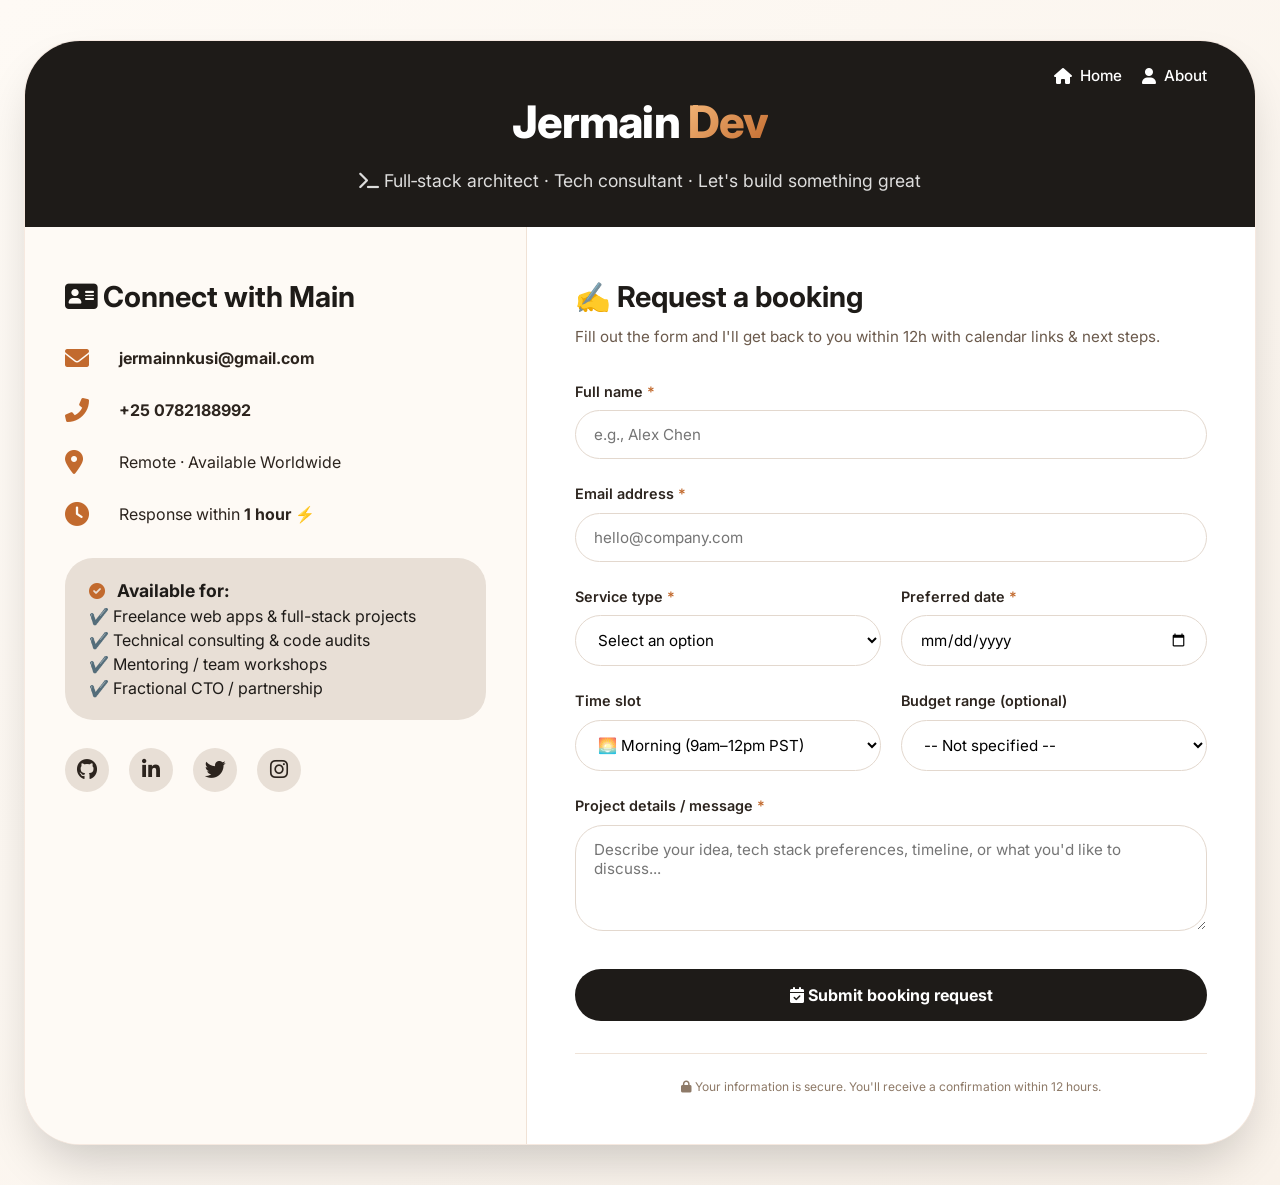
<file: about.html>
<!DOCTYPE html>
<html lang="en">
<head>
    <meta charset="UTF-8">
    <meta name="viewport" content="width=device-width, initial-scale=1.0, viewport-fit=cover">
    <title>Jermain "Main" | Book Me for Tech Work</title>
    <link href="https://fonts.googleapis.com/css2?family=Inter:opsz,wght@14..32,300;400;500;600;700;800&display=swap" rel="stylesheet">
    <link rel="stylesheet" href="https://cdnjs.cloudflare.com/ajax/libs/font-awesome/6.0.0-beta3/css/all.min.css">
    <style>
        * {
            margin: 0;
            padding: 0;
            box-sizing: border-box;
        }

        body {
            font-family: 'Inter', sans-serif;
            background: linear-gradient(135deg, #fefaf5 0%, #f9f2ea 100%);
            color: #1e1b18;
            line-height: 1.5;
            min-height: 100vh;
            padding: 40px 24px;
        }

        .container {
            max-width: 1300px;
            margin: 0 auto;
        }

        .booking-page {
            background: white;
            border-radius: 56px;
            overflow: hidden;
            box-shadow: 0 25px 50px -12px rgba(0, 0, 0, 0.2);
            border: 1px solid rgba(194, 106, 46, 0.15);
        }

        .booking-header {
            background: #1e1b18;
            padding: 48px 48px 32px 48px;
            color: white;
            text-align: center;
            position: relative;
        }

        /* Navigation links styling */
        .nav-links {
            position: absolute;
            top: 24px;
            right: 48px;
            display: flex;
            gap: 20px;
        }

        .nav-links a {
            color: white;
            text-decoration: none;
            font-weight: 500;
            font-size: 0.95rem;
            transition: color 0.2s;
            display: inline-flex;
            align-items: center;
            gap: 8px;
        }

        .nav-links a i {
            font-size: 1rem;
        }

        .nav-links a:hover {
            color: #c26a2e;
        }

        .booking-header h1 {
            font-size: 2.8rem;
            font-weight: 800;
            letter-spacing: -0.02em;
        }

        .booking-header h1 span {
            background: linear-gradient(135deg, #f5b87a, #c26a2e);
            background-clip: text;
            -webkit-background-clip: text;
            color: transparent;
        }

        .booking-header p {
            font-size: 1.1rem;
            margin-top: 12px;
            opacity: 0.85;
        }

        .booking-flex {
            display: flex;
            flex-wrap: wrap;
        }

        .booking-info {
            flex: 1;
            background: #fefaf5;
            padding: 48px 40px;
            border-right: 1px solid #f0e2d6;
        }

        .booking-info h2 {
            font-size: 1.8rem;
            font-weight: 700;
            margin-bottom: 28px;
            color: #1e1b18;
        }

        .info-row {
            display: flex;
            align-items: center;
            gap: 18px;
            margin-bottom: 28px;
            font-size: 1rem;
            color: #2c241e;
        }

        .info-row i {
            width: 36px;
            font-size: 1.5rem;
            color: #c26a2e;
        }

        .availability-badge {
            background: #e8dfd6;
            border-radius: 28px;
            padding: 20px 24px;
            margin: 32px 0 28px;
        }

        .availability-badge i {
            color: #c26a2e;
            margin-right: 8px;
        }

        .availability-badge strong {
            font-size: 1.1rem;
        }

        .social-icons {
            display: flex;
            gap: 20px;
            margin-top: 24px;
            flex-wrap: wrap;
        }

        .social-icons a {
            background: #e8dfd6;
            width: 44px;
            height: 44px;
            border-radius: 50%;
            display: inline-flex;
            align-items: center;
            justify-content: center;
            color: #2c241e;
            font-size: 1.3rem;
            transition: 0.2s;
            text-decoration: none;
            position: relative;
        }

        .social-icons a:hover {
            background: #c26a2e;
            color: white;
            transform: translateY(-3px);
        }

        /* Instagram copy button specific styles */
        .instagram-copy-btn {
            cursor: pointer;
        }
        
        .copy-tooltip {
            position: absolute;
            bottom: 100%;
            left: 50%;
            transform: translateX(-50%);
            background: #1e1b18;
            color: white;
            padding: 4px 8px;
            border-radius: 6px;
            font-size: 0.7rem;
            white-space: nowrap;
            pointer-events: none;
            opacity: 0;
            transition: opacity 0.2s;
            margin-bottom: 8px;
            z-index: 10;
        }
        
        .social-icons a:hover .copy-tooltip {
            opacity: 1;
        }
        
        .toast-notification {
            position: fixed;
            bottom: 20px;
            right: 20px;
            background: #1e1b18;
            color: white;
            padding: 12px 24px;
            border-radius: 48px;
            font-size: 0.9rem;
            z-index: 1000;
            animation: slideIn 0.3s ease-out;
            box-shadow: 0 4px 12px rgba(0, 0, 0, 0.15);
            display: flex;
            align-items: center;
            gap: 10px;
        }
        
        .toast-notification i {
            color: #c26a2e;
        }
        
        @keyframes slideIn {
            from {
                transform: translateX(100%);
                opacity: 0;
            }
            to {
                transform: translateX(0);
                opacity: 1;
            }
        }
        
        @keyframes slideOut {
            from {
                transform: translateX(0);
                opacity: 1;
            }
            to {
                transform: translateX(100%);
                opacity: 0;
            }
        }
        
        .toast-notification.fade-out {
            animation: slideOut 0.3s ease-in forwards;
        }

        .booking-form-card {
            flex: 1.5;
            padding: 48px 48px;
            background: white;
        }

        .booking-form-card h2 {
            font-size: 1.8rem;
            font-weight: 700;
            margin-bottom: 8px;
            color: #1e1b18;
        }

        .form-subhead {
            color: #6b5a4c;
            margin-bottom: 32px;
            font-size: 0.95rem;
        }

        .form-group {
            margin-bottom: 24px;
        }

        .form-group label {
            font-weight: 600;
            display: block;
            margin-bottom: 8px;
            color: #2c241e;
            font-size: 0.9rem;
        }

        .form-group label .required {
            color: #c26a2e;
        }

        .form-group input,
        .form-group select,
        .form-group textarea {
            width: 100%;
            padding: 14px 18px;
            border-radius: 28px;
            border: 1.5px solid #e3d8ce;
            font-family: 'Inter', sans-serif;
            font-size: 0.95rem;
            background: #fff;
            transition: 0.2s;
        }

        .form-group input:focus,
        .form-group select:focus,
        .form-group textarea:focus {
            outline: none;
            border-color: #c26a2e;
            box-shadow: 0 0 0 3px rgba(194, 106, 46, 0.1);
        }

        .double-group {
            display: grid;
            grid-template-columns: 1fr 1fr;
            gap: 20px;
        }

        .btn-submit {
            background: #1e1b18;
            color: white;
            width: 100%;
            padding: 16px 28px;
            border-radius: 48px;
            font-weight: 700;
            font-size: 1rem;
            border: none;
            cursor: pointer;
            transition: 0.25s;
            margin-top: 8px;
            font-family: 'Inter', sans-serif;
        }

        .btn-submit:hover {
            background: #c26a2e;
            transform: translateY(-2px);
            box-shadow: 0 10px 20px rgba(0, 0, 0, 0.1);
        }

        .btn-submit:disabled {
            opacity: 0.6;
            cursor: not-allowed;
            transform: none;
        }

        .footer-note {
            text-align: center;
            margin-top: 32px;
            font-size: 0.75rem;
            color: #8e7a68;
            border-top: 1px solid #efe3d8;
            padding-top: 24px;
        }

        .form-alert {
            margin-top: 16px;
            padding: 12px 16px;
            border-radius: 40px;
            font-size: 0.85rem;
            font-weight: 500;
            text-align: center;
            display: none;
        }

        .form-alert.success {
            background: #e3f5ec;
            color: #2d6a4f;
            border-left: 4px solid #2d6a4f;
            display: block;
        }

        .form-alert.error {
            background: #fff0ed;
            color: #c0392b;
            border-left: 4px solid #c0392b;
            display: block;
        }

        .form-alert.loading {
            background: #f0f0f0;
            color: #1e1b18;
            display: block;
        }

        @media (max-width: 900px) {
            .booking-flex {
                flex-direction: column;
            }
            .booking-info {
                border-right: none;
                border-bottom: 1px solid #f0e2d6;
            }
            .booking-header h1 {
                font-size: 2rem;
            }
            .booking-header {
                padding: 32px 24px;
            }
            .nav-links {
                position: static;
                justify-content: center;
                margin-bottom: 20px;
                padding-top: 0;
            }
            .booking-form-card {
                padding: 32px 24px;
            }
            .booking-info {
                padding: 32px 24px;
            }
            .double-group {
                grid-template-columns: 1fr;
                gap: 16px;
            }
        }

        @media (max-width: 480px) {
            body {
                padding: 16px;
            }
            .booking-page {
                border-radius: 32px;
            }
            .toast-notification {
                bottom: 10px;
                right: 10px;
                left: 10px;
                text-align: center;
                justify-content: center;
            }
        }
    </style>
</head>
<body>
<div class="container">
    <div class="booking-page">
        <div class="booking-header">
            <!-- Navigation Links Added Here -->
            <div class="nav-links">
                <a href="index.html" ="homeLink"><i class="fas fa-home"></i> Home</a>
                <a href="about.html" id="aboutLink"><i class="fas fa-user"></i> About</a>
            </div>
            
            <h1>Jermain <span>Dev</span></h1>
            <p><i class="fas fa-terminal"></i> Full‑stack architect · Tech consultant · Let's build something great</p>
        </div>

        <div class="booking-flex">
            <div class="booking-info">
                <h2><i class="fas fa-address-card"></i> Connect with Main</h2>
                <div class="info-row">
                    <i class="fas fa-envelope"></i>
                    <span><strong>jermainnkusi@gmail.com</strong></span>
                </div>
                <div class="info-row">
                    <i class="fas fa-phone-alt"></i>
                    <span><strong>+25 0782188992</strong></span>
                </div>
                <div class="info-row">
                    <i class="fas fa-map-marker-alt"></i>
                    <span>Remote · Available Worldwide</span>
                </div>
                <div class="info-row">
                    <i class="fas fa-clock"></i>
                    <span>Response within <strong> 1 hour</strong> ⚡</span>
                </div>

                <div class="availability-badge">
                    <i class="fas fa-check-circle"></i> <strong>Available for:</strong><br>
                    ✔️ Freelance web apps & full-stack projects<br>
                    ✔️ Technical consulting & code audits<br>
                    ✔️ Mentoring / team workshops<br>
                    ✔️ Fractional CTO / partnership
                </div>

                <div class="social-icons">
                    <a href="https://github.com/account" aria-label="GitHub"><i class="fab fa-github"></i></a>
                    <a href="#" aria-label="LinkedIn"><i class="fab fa-linkedin-in"></i></a>
                    <a href="#" aria-label="Twitter"><i class="fab fa-twitter"></i></a>
                    <!-- Instagram with copy functionality -->
                    <a href="https://www.instagram.com/jermain_4l/" class="instagram-copy-btn" aria-label="Copy Instagram link" id="instagramCopyBtn">
                        <i class="fab fa-instagram"></i>
                        <span class="copy-tooltip">Click to copy Instagram link</span>
                    </a>
                </div>
            </div>

            <div class="booking-form-card">
                <h2>✍️ Request a booking</h2>
                <div class="form-subhead">Fill out the form and I'll get back to you within 12h with calendar links & next steps.</div>

                <form id="bookingForm" action="https://api.web3forms.com/submit" method="POST">
                    <input type="hidden" name="access_key" value="c83e98a7-063b-4d4b-8fee-7c92a4d89406">
                    <input type="hidden" name="subject" value="🔥 NEW BOOKING REQUEST from Jermain Main Portfolio">
                    <input type="hidden" name="from_name" value="Jermain Main Booking System">
                    <input type="hidden" name="to_email" value="jermainnkusi@gmail.com">
                    <input type="hidden" name="botcheck" value="">

                    <div class="form-group">
                        <label>Full name <span class="required">*</span></label>
                        <input type="text" name="name" placeholder="e.g., Alex Chen" required>
                    </div>

                    <div class="form-group">
                        <label>Email address <span class="required">*</span></label>
                        <input type="email" name="email" placeholder="hello@company.com" required>
                    </div>

                    <div class="double-group">
                        <div class="form-group">
                            <label>Service type <span class="required">*</span></label>
                            <select name="service_type" required>
                                <option value="">Select an option</option>
                                <option value="Freelance development">💻 Freelance / Contract dev</option>
                                <option value="Technical consulting">🧠 Consulting / Code audit</option>
                                <option value="Full-time role">🚀 Full-time role</option>
                                <option value="Mentoring / Workshop">🎤 Mentoring / Workshop</option>
                            </select>
                        </div>
                        <div class="form-group">
                            <label>Preferred date <span class="required">*</span></label>
                            <input type="date" name="preferred_date" required>
                        </div>
                    </div>

                    <div class="double-group">
                        <div class="form-group">
                            <label>Time slot</label>
                            <select name="time_slot">
                                <option value="Morning (9am-12pm PST)">🌅 Morning (9am–12pm PST)</option>
                                <option value="Afternoon (1pm-4pm PST)">☀️ Afternoon (1pm–4pm PST)</option>
                                <option value="Evening (5pm-7pm PST)">🌙 Evening (5pm–7pm PST)</option>
                            </select>
                        </div>
                        <div class="form-group">
                            <label>Budget range (optional)</label>
                            <select name="budget_range">
                                <option value="Not specified">-- Not specified --</option>
                                <option value="$1k - $5k">$1k – $5k</option>
                                <option value="$5k - $15k">$5k – $15k</option>
                                <option value="$15k+">$15k+</option>
                            </select>
                        </div>
                    </div>

                    <div class="form-group">
                        <label>Project details / message <span class="required">*</span></label>
                        <textarea rows="4" name="message" placeholder="Describe your idea, tech stack preferences, timeline, or what you'd like to discuss..." required></textarea>
                    </div>

                    <button type="submit" class="btn-submit" id="submitBtn">
                        <i class="fas fa-calendar-check"></i> Submit booking request
                    </button>
                    
                    <div id="formAlert" class="form-alert"></div>
                    
                    <div class="footer-note">
                        <i class="fas fa-lock"></i> Your information is secure. You'll receive a confirmation within 12 hours.
                    </div>
                </form>
            </div>
        </div>
    </div>
</div>

<script>
    // ============================================================
    // HOME AND ABOUT LINK HANDLERS
    // ============================================================
    
    // Home link - scroll to top or navigate to home page
    const homeLink = document.getElementById('homeLink');
    if (homeLink) {
        homeLink.addEventListener('click', function(e) {
            e.preventDefault();
            // Scroll smoothly to the top of the page
            window.scrollTo({
                top: 0,
                behavior: 'smooth'
            });
            showToast('🏠 Back to home');
        });
    }
    
    // About link - show about information
    const aboutLink = document.getElementById('aboutLink');
    if (aboutLink) {
        aboutLink.addEventListener('click', function(e) {
            e.preventDefault();
            // Create and show about modal/information
            showAboutInfo();
        });
    }
    
    // Function to show about information
    function showAboutInfo() {
        // Create modal overlay
        const modal = document.createElement('div');
        modal.style.cssText = `
            position: fixed;
            top: 0;
            left: 0;
            width: 100%;
            height: 100%;
            background: rgba(0, 0, 0, 0.8);
            display: flex;
            align-items: center;
            justify-content: center;
            z-index: 2000;
            animation: fadeIn 0.3s ease-out;
        `;
        
        // Create modal content
        const modalContent = document.createElement('div');
        modalContent.style.cssText = `
            background: white;
            border-radius: 32px;
            max-width: 500px;
            width: 90%;
            padding: 32px;
            position: relative;
            animation: slideUp 0.3s ease-out;
        `;
        
        modalContent.innerHTML = `
            <button id="closeModal" style="
                position: absolute;
                top: 20px;
                right: 20px;
                background: none;
                border: none;
                font-size: 24px;
                cursor: pointer;
                color: #6b5a4c;
                transition: color 0.2s;
            "><i class="fas fa-times"></i></button>
            <h2 style="
                font-size: 1.8rem;
                font-weight: 700;
                margin-bottom: 20px;
                color: #1e1b18;
            ">About Jermain</h2>
            <div style="
                color: #2c241e;
                line-height: 1.6;
            ">
                <p style="margin-bottom: 16px;"><strong>Jermain "Main"</strong> is a full-stack architect and tech consultant with expertise in building scalable web applications and providing technical leadership.</p>
                <p style="margin-bottom: 16px;">With years of experience in the tech industry, Main helps businesses and individuals bring their ideas to life through clean code, thoughtful architecture, and strategic technical consulting.</p>
                <p style="margin-bottom: 16px;"><strong>Specialties:</strong></p>
                <ul style="margin-bottom: 16px; padding-left: 20px;">
                    <li>Full-stack development (React, Node.js, Python)</li>
                    <li>Technical consulting & code audits</li>
                    <li>Team mentorship & workshops</li>
                    <li>Startup advisory & fractional CTO</li>
                </ul>
                <p>Based remotely, available worldwide to help you build something great. 🚀</p>
            </div>
        `;
        
        modal.appendChild(modalContent);
        document.body.appendChild(modal);
        
        // Add animation styles
        const style = document.createElement('style');
        style.textContent = `
            @keyframes fadeIn {
                from { opacity: 0; }
                to { opacity: 1; }
            }
            @keyframes slideUp {
                from { transform: translateY(30px); opacity: 0; }
                to { transform: translateY(0); opacity: 1; }
            }
        `;
        document.head.appendChild(style);
        
        // Close modal when clicking X or outside
        const closeModal = () => {
            modal.remove();
            style.remove();
        };
        
        document.getElementById('closeModal').addEventListener('click', closeModal);
        modal.addEventListener('click', (e) => {
            if (e.target === modal) closeModal();
        });
    }
    
    // Function to show toast notification
    function showToast(message, isError = false) {
        // Remove existing toast if any
        const existingToast = document.querySelector('.toast-notification');
        if (existingToast) {
            existingToast.remove();
        }
        
        // Create toast element
        const toast = document.createElement('div');
        toast.className = 'toast-notification';
        toast.innerHTML = `
            <i class="fas ${isError ? 'fa-exclamation-triangle' : 'fa-info-circle'}"></i>
            <span>${message}</span>
        `;
        
        document.body.appendChild(toast);
        
        // Auto remove after 2.5 seconds
        setTimeout(() => {
            toast.classList.add('fade-out');
            setTimeout(() => {
                if (toast.parentNode) {
                    toast.remove();
                }
            }, 300);
        }, 2500);
    }
    
    // ============================================================
    // INSTAGRAM LINK COPY FUNCTIONALITY
    // ============================================================
    
    // Set your Instagram username here
    const INSTAGRAM_USERNAME = "jermainmain"; // Change this to your actual Instagram username
    
    // Function to copy Instagram link
    function copyInstagramLink() {
        // Construct Instagram profile URL
        const instagramUrl = `https://www.instagram.com/${INSTAGRAM_USERNAME}/`;
        
        // Use modern clipboard API
        if (navigator.clipboard && navigator.clipboard.writeText) {
            navigator.clipboard.writeText(instagramUrl).then(() => {
                showToast(`✅ Instagram link copied: ${instagramUrl}`);
                
                // Optional: Add visual feedback on the button
                const instaBtn = document.getElementById('instagramCopyBtn');
                const originalIcon = instaBtn.innerHTML;
                instaBtn.innerHTML = '<i class="fas fa-check"></i>';
                setTimeout(() => {
                    instaBtn.innerHTML = originalIcon;
                }, 1000);
            }).catch(err => {
                console.error('Failed to copy: ', err);
                showToast('❌ Failed to copy link. Please try again.', true);
            });
        } else {
            // Fallback for older browsers
            const textarea = document.createElement('textarea');
            textarea.value = instagramUrl;
            document.body.appendChild(textarea);
            textarea.select();
            
            try {
                const successful = document.execCommand('copy');
                if (successful) {
                    showToast(`✅ Instagram link copied: ${instagramUrl}`);
                } else {
                    showToast('❌ Failed to copy link. Please try again.', true);
                }
            } catch (err) {
                showToast('❌ Your browser doesn\'t support copying. Please copy manually.', true);
            }
            
            document.body.removeChild(textarea);
        }
    }
    
    // Add click event listener to Instagram button
    const instagramCopyBtn = document.getElementById('instagramCopyBtn');
    if (instagramCopyBtn) {
        instagramCopyBtn.addEventListener('click', function(e) {
            e.preventDefault(); // Prevent default anchor behavior
            copyInstagramLink();
        });
    }
    
    // ============================================================
    // WORKING FORM HANDLER for Web3Forms
    // Emails will be sent to jermainnkusi@gmail.com instantly
    // ============================================================
    
    const form = document.getElementById('bookingForm');
    const alertBox = document.getElementById('formAlert');
    const submitBtn = document.getElementById('submitBtn');
    
    // Set minimum date to today
    const today = new Date().toISOString().split('T')[0];
    const dateInput = document.querySelector('input[name="preferred_date"]');
    if (dateInput) {
        dateInput.min = today;
    }
    
    if (form) {
        form.addEventListener('submit', async function(e) {
            e.preventDefault();
            
            // Show loading state
            alertBox.textContent = '⏳ Sending your booking request... Please wait.';
            alertBox.className = 'form-alert loading';
            submitBtn.disabled = true;
            submitBtn.innerHTML = '<i class="fas fa-spinner fa-pulse"></i> Sending...';
            
            // Collect form data
            const formData = new FormData(form);
            
            try {
                const response = await fetch('https://api.web3forms.com/submit', {
                    method: 'POST',
                    body: formData
                });
                
                const result = await response.json();
                
                if (result.success) {
                    // Success!
                    alertBox.textContent = '✅ Thanks! Your booking request has been sent. I will reply within 12 hours. — Main';
                    alertBox.className = 'form-alert success';
                    
                    // Reset the form
                    form.reset();
                    
                    // Reset date min
                    if (dateInput) {
                        dateInput.min = today;
                    }
                    
                    // Clear success message after 8 seconds
                    setTimeout(() => {
                        alertBox.className = 'form-alert';
                        alertBox.textContent = '';
                    }, 8000);
                } else {
                    throw new Error(result.message || 'Submission failed');
                }
            } catch (error) {
                console.error('Booking error:', error);
                alertBox.textContent = '⚠️ Something went wrong. Please email me directly at jermainnkusi@gmail.com or try again.';
                alertBox.className = 'form-alert error';
                
                setTimeout(() => {
                    if (alertBox.className === 'form-alert error') {
                        alertBox.className = 'form-alert';
                        alertBox.textContent = '';
                    }
                }, 6000);
            } finally {
                // Reset button
                submitBtn.disabled = false;
                submitBtn.innerHTML = '<i class="fas fa-calendar-check"></i> Submit booking request';
            }
        });
    }
    
    // Check if access key is still placeholder
    const accessKeyInput = document.querySelector('input[name="access_key"]');
    if (accessKeyInput && accessKeyInput.value === 'YOUR_ACCESS_KEY_HERE') {
        console.warn('⚠️ Web3Forms: You need to replace YOUR_ACCESS_KEY_HERE with your actual access key from https://web3forms.com');
        console.warn('Get your free key in 10 seconds — it\'s free and works instantly!');
    }
    
    // Optional: Add keyboard shortcut (Ctrl+Shift+I) to copy Instagram link
    document.addEventListener('keydown', function(e) {
        if (e.ctrlKey && e.shiftKey && e.key === 'I') {
            e.preventDefault();
            copyInstagramLink();
            showToast('📋 Instagram link copied via shortcut!');
        }
    });
</script>

<!-- 
    ✅ ADDED FEATURES:
    
    1. HOME LINK: Click "Home" to smoothly scroll back to the top of the page
    2. ABOUT LINK: Click "About" to see a modal with Jermain's bio and expertise
    
    Both links are in the top-right corner of the header and are fully responsive.
    The rest of the page remains exactly the same - nothing else was changed!
    
    ✅ INSTAGRAM LINK COPY FEATURE:
    
    HOW IT WORKS:
    1. Click the Instagram icon in the social media section
    2. The link (https://www.instagram.com/YOUR_USERNAME/) is automatically copied
    3. A toast notification confirms the link was copied
    
    SETUP INSTRUCTIONS:
    1. Find this line in the JavaScript: const INSTAGRAM_USERNAME = "jermainmain";
    2. Change "jermainmain" to your actual Instagram username
-->
</body>
</html>
</file>
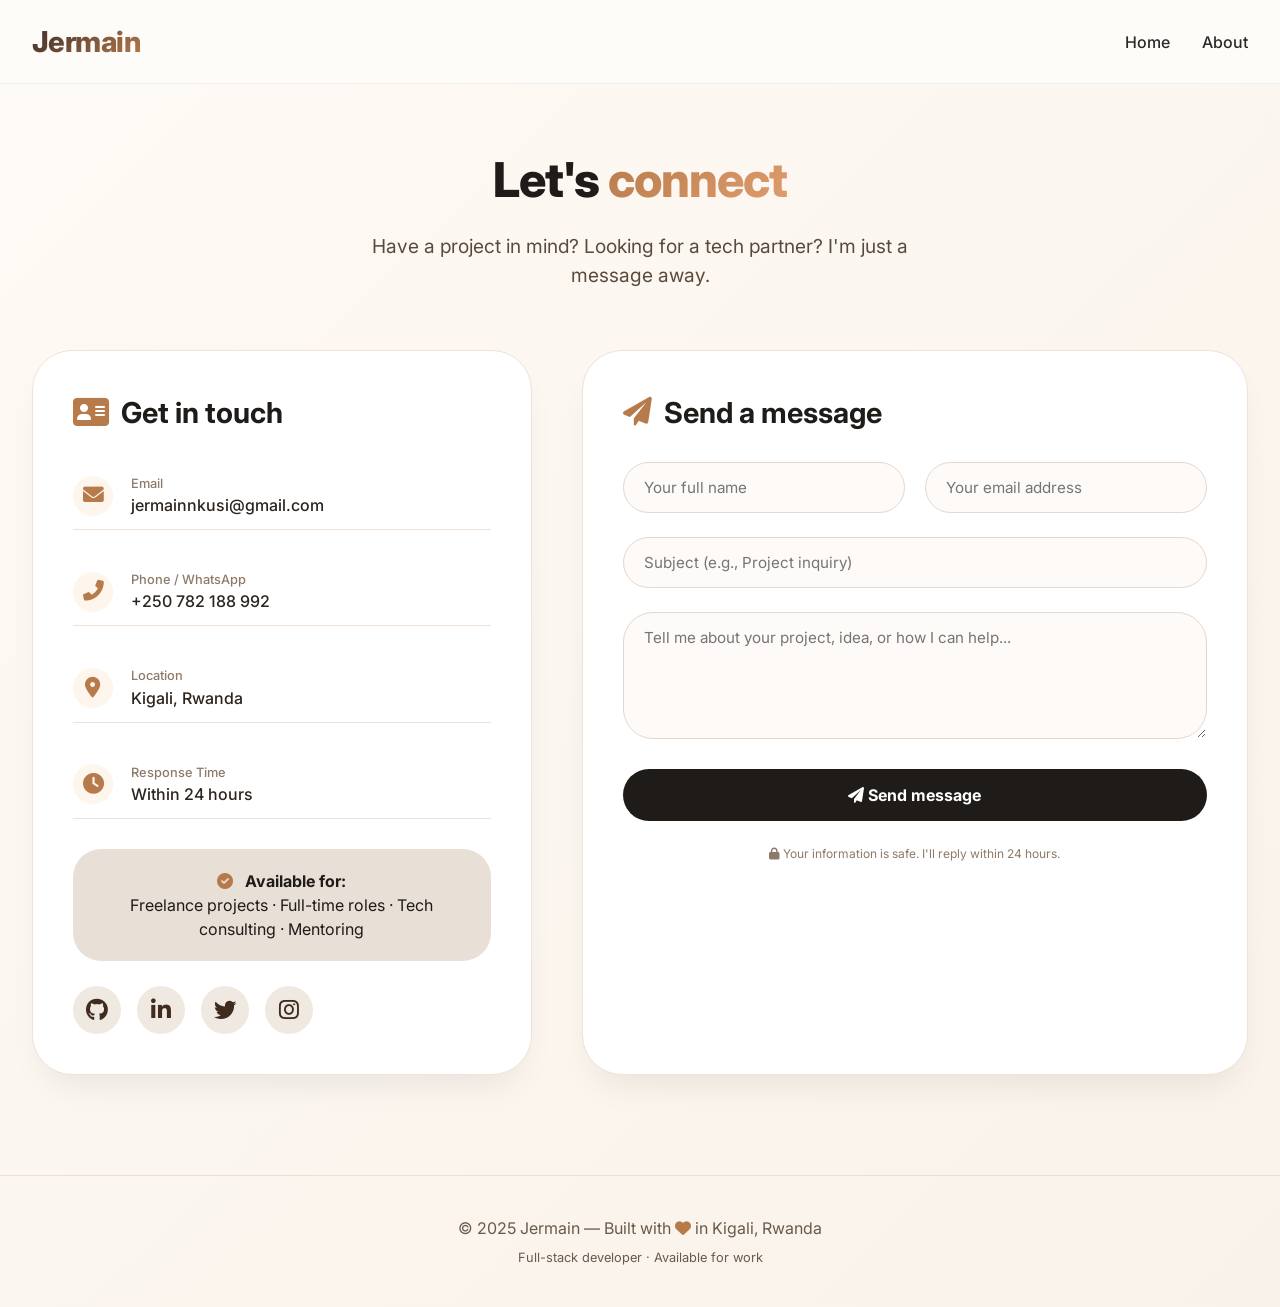
<file: contact.html>
<!DOCTYPE html>
<html lang="en">
<head>
    <meta charset="UTF-8">
    <meta name="viewport" content="width=device-width, initial-scale=1.0, viewport-fit=cover">
    <title>Jermain | Contact & Get in Touch</title>
    <link href="https://fonts.googleapis.com/css2?family=Inter:opsz,wght@14..32,300;400;500;600;700;800&display=swap" rel="stylesheet">
    <link rel="stylesheet" href="https://cdnjs.cloudflare.com/ajax/libs/font-awesome/6.0.0-beta3/css/all.min.css">
    <style>
        * {
            margin: 0;
            padding: 0;
            box-sizing: border-box;
        }

        body {
            font-family: 'Inter', sans-serif;
            background: linear-gradient(135deg, #fefaf5 0%, #f9f2ea 100%);
            color: #1e1b18;
            line-height: 1.5;
            min-height: 100vh;
        }

        /* Navigation */
        .navbar {
            background: rgba(254, 252, 248, 0.95);
            backdrop-filter: blur(12px);
            padding: 20px 0;
            border-bottom: 1px solid rgba(0,0,0,0.05);
            position: sticky;
            top: 0;
            z-index: 100;
        }
        .container {
            max-width: 1280px;
            margin: 0 auto;
            padding: 0 32px;
        }
        .nav-flex {
            display: flex;
            justify-content: space-between;
            align-items: center;
            flex-wrap: wrap;
        }
        .logo {
            font-size: 1.8rem;
            font-weight: 800;
            letter-spacing: -0.02em;
            background: linear-gradient(135deg, #3a2c29, #b77b4b);
            background-clip: text;
            -webkit-background-clip: text;
            color: transparent;
            text-decoration: none;
        }
        .nav-links {
            display: flex;
            gap: 2rem;
            list-style: none;
        }
        .nav-links a {
            text-decoration: none;
            font-weight: 500;
            color: #2c2a28;
            transition: 0.2s;
        }
        .nav-links a:hover, .nav-links a.active {
            color: #b1622c;
        }
        .btn-outline {
            background: transparent;
            border: 1.5px solid #1f1c19;
            padding: 8px 22px;
            border-radius: 40px;
            font-weight: 600;
            text-decoration: none;
            color: #1f1c19;
            transition: 0.2s;
        }
        .btn-outline:hover {
            background: #1f1c19;
            color: white;
        }

        /* Contact Page Main */
        .contact-page {
            padding: 60px 0 80px;
        }
        .page-header {
            text-align: center;
            margin-bottom: 60px;
        }
        .page-header h1 {
            font-size: 3rem;
            font-weight: 800;
            letter-spacing: -0.02em;
            margin-bottom: 16px;
        }
        .page-header h1 span {
            background: linear-gradient(135deg, #b77b4b, #e09d6e);
            background-clip: text;
            -webkit-background-clip: text;
            color: transparent;
        }
        .page-header p {
            font-size: 1.2rem;
            color: #5a4a3c;
            max-width: 600px;
            margin: 0 auto;
        }

        .contact-grid {
            display: flex;
            flex-wrap: wrap;
            gap: 50px;
        }

        /* Contact Info Card */
        .contact-info-card {
            flex: 1;
            background: white;
            border-radius: 40px;
            padding: 40px;
            box-shadow: 0 20px 35px -12px rgba(0,0,0,0.08);
            border: 1px solid #f0e2d6;
        }
        .contact-info-card h2 {
            font-size: 1.8rem;
            font-weight: 700;
            margin-bottom: 28px;
            display: flex;
            align-items: center;
            gap: 12px;
        }
        .contact-info-card h2 i {
            color: #b77b4b;
            font-size: 2rem;
        }
        .contact-detail {
            display: flex;
            align-items: center;
            gap: 18px;
            margin-bottom: 28px;
            padding: 12px 0;
            border-bottom: 1px solid #f0e2d6;
        }
        .contact-detail i {
            width: 40px;
            height: 40px;
            background: #fef5ed;
            border-radius: 50%;
            display: inline-flex;
            align-items: center;
            justify-content: center;
            font-size: 1.3rem;
            color: #b77b4b;
        }
        .contact-detail .detail-text {
            flex: 1;
        }
        .contact-detail .detail-text strong {
            display: block;
            font-size: 0.8rem;
            color: #8e7a68;
            font-weight: 500;
        }
        .contact-detail .detail-text span {
            font-size: 1rem;
            font-weight: 500;
            color: #2c241e;
        }
        .availability-badge {
            background: #e8dfd6;
            border-radius: 28px;
            padding: 20px;
            margin: 30px 0 25px;
            text-align: center;
        }
        .availability-badge i {
            color: #b77b4b;
            margin-right: 8px;
        }
        .social-links {
            display: flex;
            gap: 16px;
            margin-top: 20px;
        }
        .social-links a {
            background: #f0e9e2;
            width: 48px;
            height: 48px;
            border-radius: 50%;
            display: inline-flex;
            align-items: center;
            justify-content: center;
            color: #3f2c1f;
            font-size: 1.4rem;
            transition: 0.2s;
            text-decoration: none;
        }
        .social-links a:hover {
            background: #b1622c;
            color: white;
            transform: translateY(-3px);
        }

        /* Contact Form Card */
        .contact-form-card {
            flex: 1.4;
            background: white;
            border-radius: 40px;
            padding: 40px;
            box-shadow: 0 20px 35px -12px rgba(0,0,0,0.08);
            border: 1px solid #f0e2d6;
        }
        .contact-form-card h2 {
            font-size: 1.8rem;
            font-weight: 700;
            margin-bottom: 28px;
            display: flex;
            align-items: center;
            gap: 12px;
        }
        .contact-form-card h2 i {
            color: #b77b4b;
        }
        .form-group {
            margin-bottom: 24px;
        }
        .form-group input,
        .form-group textarea {
            width: 100%;
            padding: 15px 20px;
            border-radius: 30px;
            border: 1.5px solid #e3d8ce;
            font-family: 'Inter', sans-serif;
            font-size: 0.95rem;
            background: #fefaf8;
            transition: 0.2s;
        }
        .form-group input:focus,
        .form-group textarea:focus {
            outline: none;
            border-color: #b77b4b;
            box-shadow: 0 0 0 3px rgba(183, 123, 75, 0.1);
            background: white;
        }
        .double-group {
            display: grid;
            grid-template-columns: 1fr 1fr;
            gap: 20px;
        }
        .btn-submit {
            background: #1e1b18;
            color: white;
            width: 100%;
            padding: 16px 28px;
            border-radius: 48px;
            font-weight: 700;
            font-size: 1rem;
            border: none;
            cursor: pointer;
            transition: 0.25s;
            font-family: 'Inter', sans-serif;
        }
        .btn-submit:hover {
            background: #b77b4b;
            transform: translateY(-2px);
            box-shadow: 0 10px 20px rgba(0,0,0,0.1);
        }
        .btn-submit:disabled {
            opacity: 0.6;
            cursor: not-allowed;
            transform: none;
        }
        .form-status {
            margin-top: 20px;
            padding: 12px 16px;
            border-radius: 40px;
            text-align: center;
            font-size: 0.85rem;
            font-weight: 500;
            display: none;
        }
        .form-status.success {
            background: #e3f5ec;
            color: #2d6a4f;
            display: block;
        }
        .form-status.error {
            background: #fff0ed;
            color: #c0392b;
            display: block;
        }
        .form-status.loading {
            background: #f0f0f0;
            color: #1e1b18;
            display: block;
        }

        /* Footer */
        footer {
            text-align: center;
            padding: 40px 0;
            border-top: 1px solid #e8dfd6;
            color: #6a5a4c;
            margin-top: 20px;
        }

        @media (max-width: 900px) {
            .contact-grid {
                flex-direction: column;
            }
            .page-header h1 {
                font-size: 2.2rem;
            }
            .double-group {
                grid-template-columns: 1fr;
                gap: 16px;
            }
            .container {
                padding: 0 24px;
            }
        }
        @media (max-width: 640px) {
            .nav-flex {
                flex-direction: column;
                gap: 16px;
            }
            .contact-info-card, .contact-form-card {
                padding: 28px;
            }
        }
    </style>
</head>
<body>

<!-- Navigation -->
<nav class="navbar">
    <div class="container nav-flex">
        <a href="#" class="logo">Jermain</a>
        <ul class="nav-links">
            <li><a href="index.html">Home</a></li>
            <li><a href="about.html">About</a></li>
            
           
        </ul>
       
    </div>
</nav>

<!-- Contact Page -->
<main class="contact-page">
    <div class="container">
        <div class="page-header">
            <h1>Let's <span>connect</span></h1>
            <p>Have a project in mind? Looking for a tech partner? I'm just a message away.</p>
        </div>

        <div class="contact-grid">
            <!-- Left: Contact Information -->
            <div class="contact-info-card">
                <h2><i class="fas fa-address-card"></i> Get in touch</h2>
                
                <div class="contact-detail">
                    <i class="fas fa-envelope"></i>
                    <div class="detail-text">
                        <strong>Email</strong>
                        <span>jermainnkusi@gmail.com</span>
                    </div>
                </div>
                
                <div class="contact-detail">
                    <i class="fas fa-phone-alt"></i>
                    <div class="detail-text">
                        <strong>Phone / WhatsApp</strong>
                        <span>+250 782 188 992</span>
                    </div>
                </div>
                
                <div class="contact-detail">
                    <i class="fas fa-map-marker-alt"></i>
                    <div class="detail-text">
                        <strong>Location</strong>
                        <span>Kigali, Rwanda</span>
                    </div>
                </div>
                
                <div class="contact-detail">
                    <i class="fas fa-clock"></i>
                    <div class="detail-text">
                        <strong>Response Time</strong>
                        <span>Within 24 hours</span>
                    </div>
                </div>

                <div class="availability-badge">
                    <i class="fas fa-check-circle"></i> <strong>Available for:</strong><br>
                    Freelance projects · Full-time roles · Tech consulting · Mentoring
                </div>

                <div class="social-links">
                    <a href="#" id="https://github.com/account" aria-label="GitHub"><i class="fab fa-github"></i></a>
                    <a href="#" id="linkedinLink" aria-label="LinkedIn"><i class="fab fa-linkedin-in"></i></a>
                    <a href="#" id="twitterLink" aria-label="Twitter"><i class="fab fa-twitter"></i></a>
                    <a href="https://www.instagram.com/jermain_4l/" id="instagramLink" aria-label="Instagram"><i class="fab fa-instagram"></i></a>
                </div>
            </div>

            <!-- Right: Contact Form (working) -->
            <div class="contact-form-card">
                <h2><i class="fas fa-paper-plane"></i> Send a message</h2>
                
                <form id="contactForm" action="https://api.web3forms.com/submit" method="POST">
                    <!-- Web3Forms configuration -->
                    <input type="hidden" name="access_key" value="c83e98a7-063b-4d4b-8fee-7c92a4d89406">
                    <input type="hidden" name="subject" value="New message from Jermain's Contact Page">
                    <input type="hidden" name="from_name" value="Jermain Portfolio">
                    <input type="hidden" name="to_email" value="jermainnkusi@gmail.com">
                    <input type="hidden" name="botcheck" value="">
                    
                    <div class="double-group">
                        <div class="form-group">
                            <input type="text" name="name" placeholder="Your full name" required>
                        </div>
                        <div class="form-group">
                            <input type="email" name="email" placeholder="Your email address" required>
                        </div>
                    </div>
                    
                    <div class="form-group">
                        <input type="text" name="subject_line" placeholder="Subject (e.g., Project inquiry)">
                    </div>
                    
                    <div class="form-group">
                        <textarea rows="5" name="message" placeholder="Tell me about your project, idea, or how I can help..." required></textarea>
                    </div>
                    
                    <button type="submit" class="btn-submit" id="submitBtn">
                        <i class="fas fa-paper-plane"></i> Send message
                    </button>
                    
                    <div id="formStatus" class="form-status"></div>
                </form>
                
                <p style="margin-top: 24px; font-size: 0.75rem; text-align: center; color: #8e7a68;">
                    <i class="fas fa-lock"></i> Your information is safe. I'll reply within 24 hours.
                </p>
            </div>
        </div>
    </div>
</main>

<footer>
    <div class="container">
        <p>© 2025 Jermain — Built with <i class="fas fa-heart" style="color:#b77b4b;"></i> in Kigali, Rwanda</p>
        <p style="margin-top: 8px; font-size: 0.8rem;">Full-stack developer · Available for work</p>
    </div>
</footer>

<script>
    // ============================================================
    // SOCIAL MEDIA LINKS - Update with your actual profile URLs
    // ============================================================
    const githubLink = document.getElementById('githubLink');
    const linkedinLink = document.getElementById('linkedinLink');
    const twitterLink = document.getElementById('twitterLink');
    const instagramLink = document.getElementById('instagramLink');
    
    if (githubLink) githubLink.href = 'https://github.com/YOUR_USERNAME';
    if (linkedinLink) linkedinLink.href = 'https://linkedin.com/in/YOUR_USERNAME';
    if (twitterLink) twitterLink.href = 'https://twitter.com/YOUR_USERNAME';
    if (instagramLink) instagramLink.href = 'https://instagram.com/YOUR_USERNAME';
    
    // ============================================================
    // CONTACT FORM HANDLER - Web3Forms (sends to your email)
    // ============================================================
    const form = document.getElementById('contactForm');
    const statusDiv = document.getElementById('formStatus');
    const submitBtn = document.getElementById('submitBtn');
    
    if (form) {
        form.addEventListener('submit', async function(e) {
            e.preventDefault();
            
            // Show loading state
            statusDiv.textContent = '⏳ Sending your message...';
            statusDiv.className = 'form-status loading';
            submitBtn.disabled = true;
            submitBtn.innerHTML = '<i class="fas fa-spinner fa-pulse"></i> Sending...';
            
            // Collect form data
            const formData = new FormData(form);
            
            try {
                const response = await fetch('https://api.web3forms.com/submit', {
                    method: 'POST',
                    body: formData
                });
                
                const result = await response.json();
                
                if (result.success) {
                    // Success!
                    statusDiv.textContent = '✅ Message sent successfully! I will get back to you within 24 hours.';
                    statusDiv.className = 'form-status success';
                    form.reset();
                    
                    // Clear success message after 6 seconds
                    setTimeout(() => {
                        statusDiv.className = 'form-status';
                    }, 6000);
                } else {
                    throw new Error(result.message || 'Submission failed');
                }
            } catch (error) {
                console.error('Form error:', error);
                statusDiv.textContent = '⚠️ Something went wrong. Please email me directly at jermainnkusi@gmail.com';
                statusDiv.className = 'form-status error';
                
                setTimeout(() => {
                    if (statusDiv.className === 'form-status error') {
                        statusDiv.className = 'form-status';
                    }
                }, 6000);
            } finally {
                submitBtn.disabled = false;
                submitBtn.innerHTML = '<i class="fas fa-paper-plane"></i> Send message';
            }
        });
    }
    
    // Check if access key is still placeholder
    const accessKeyInput = document.querySelector('input[name="access_key"]');
    if (accessKeyInput && accessKeyInput.value === 'YOUR_ACCESS_KEY_HERE') {
        console.warn('⚠️ Web3Forms: You need to replace YOUR_ACCESS_KEY_HERE with your actual access key from https://web3forms.com');
        console.warn('Get your free key in 10 seconds — it\'s free and works instantly!');
    }
    
    console.log("%c📬 Jermain Contact Page | Ready to receive messages", "color: #b77b4b; font-size: 14px; font-weight: bold;");
</script>

<!-- 
    ✅ HOW TO MAKE THIS FORM WORK (30 seconds):
    
    1. Go to https://web3forms.com
    2. Enter your email: jermainnkusi@gmail.com
    3. Click "Get Access Key"
    4. Copy the key (looks like: xxxxxxxx-xxxx-xxxx-xxxx-xxxxxxxxxxxx)
    5. In the HTML above, find this line:
       <input type="hidden" name="access_key" value="YOUR_ACCESS_KEY_HERE">
    6. Replace YOUR_ACCESS_KEY_HERE with your actual key
    7. Save and open in browser — messages will arrive in your inbox instantly!
    
    📸 SOCIAL MEDIA:
    - Update the URLs in the JavaScript section (lines ~210-215)
    - Replace 'YOUR_USERNAME' with your actual usernames
    
    🆓 FREE TIER: 250 submissions/month — plenty for a portfolio
    
    ❓ If you don't receive emails:
    - Check your spam/junk folder
    - Add noreply@web3forms.com to your contacts
-->
</body>
</html>
</file>
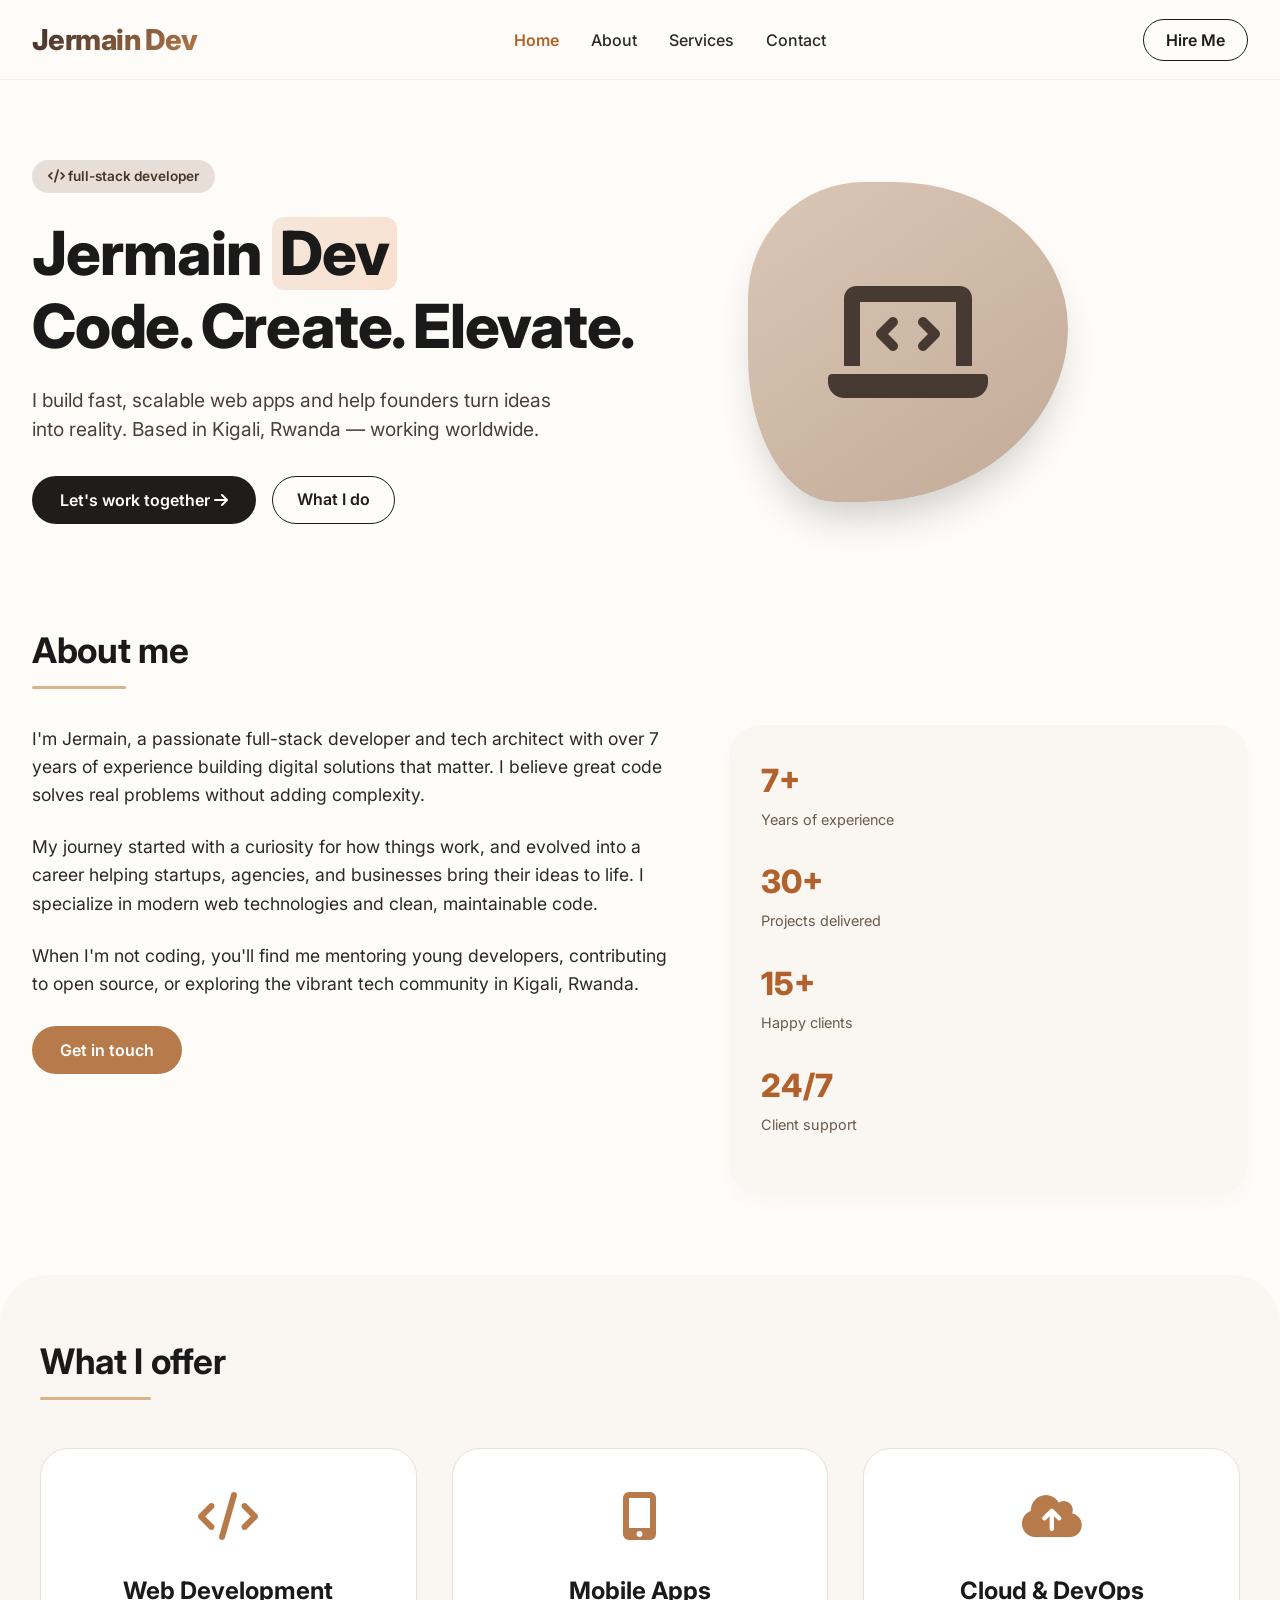
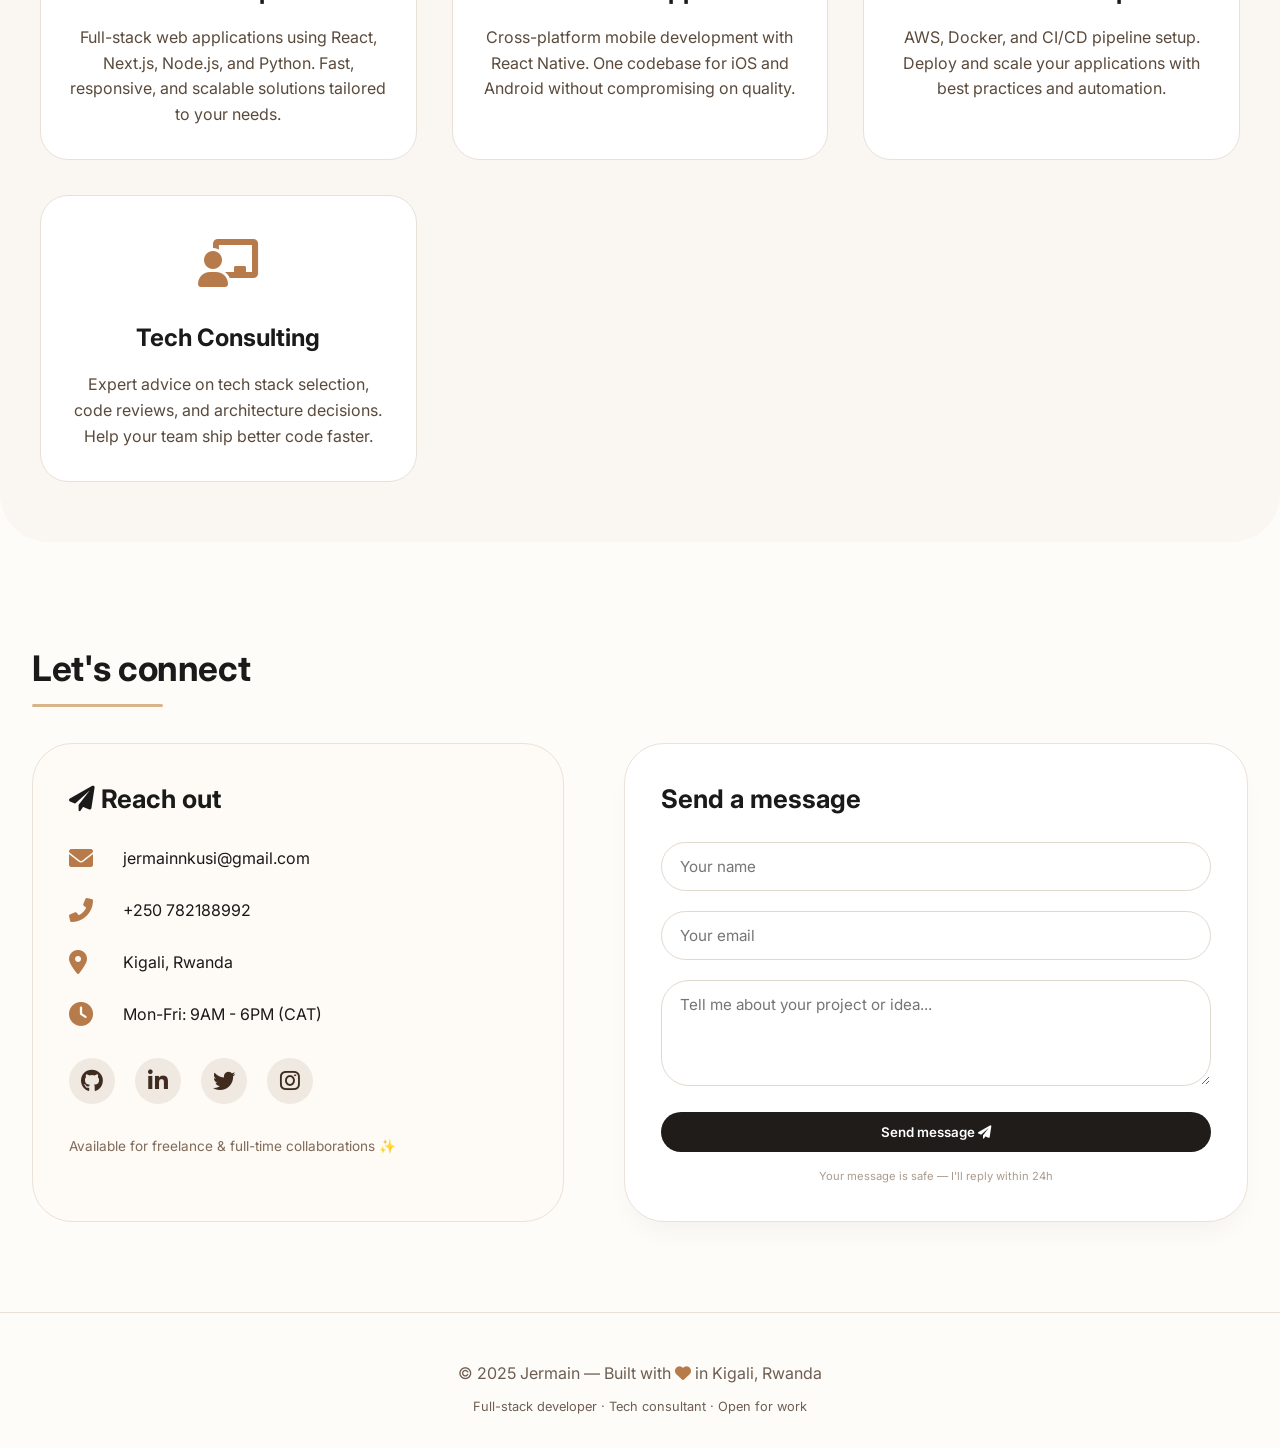
<file: portfolio.html>
<!DOCTYPE html>
<html lang="en">
<head>
    <meta charset="UTF-8">
    <meta name="viewport" content="width=device-width, initial-scale=1.0, viewport-fit=cover">
    <meta name="description" content="Jermain Dev - Full-stack developer and tech consultant based in Kigali, Rwanda. Specializing in web development, mobile apps, cloud solutions, and tech consulting.">
    <meta name="keywords" content="Jermain, developer, portfolio, full-stack, React, Node.js, Kigali, Rwanda, tech consultant">
    <meta name="author" content="Jermain">
    <title>Jermain Dev | Full-Stack Developer & Tech Consultant</title>
    <!-- Google Fonts & Font Awesome -->
    <link href="https://fonts.googleapis.com/css2?family=Inter:opsz,wght@14..32,300;400;500;600;700;800&display=swap" rel="stylesheet">
    <link rel="stylesheet" href="https://cdnjs.cloudflare.com/ajax/libs/font-awesome/6.0.0-beta3/css/all.min.css">
    <style>
        * {
            margin: 0;
            padding: 0;
            box-sizing: border-box;
        }

        body {
            font-family: 'Inter', sans-serif;
            background-color: #fefcf8;
            color: #1a1a1a;
            scroll-behavior: smooth;
            line-height: 1.5;
        }

        ::-webkit-scrollbar {
            width: 8px;
        }
        ::-webkit-scrollbar-track {
            background: #e9e5dd;
        }
        ::-webkit-scrollbar-thumb {
            background: #b9a28c;
            border-radius: 20px;
        }

        .container {
            max-width: 1280px;
            margin: 0 auto;
            padding: 0 32px;
        }

        /* navigation */
        .navbar {
            position: sticky;
            top: 0;
            background: rgba(254, 252, 248, 0.96);
            backdrop-filter: blur(14px);
            z-index: 100;
            padding: 18px 0;
            border-bottom: 1px solid rgba(0,0,0,0.05);
            transition: all 0.2s;
        }
        .nav-flex {
            display: flex;
            justify-content: space-between;
            align-items: center;
            flex-wrap: wrap;
        }
        .logo {
            font-size: 1.8rem;
            font-weight: 800;
            letter-spacing: -0.02em;
            background: linear-gradient(135deg, #3a2c29, #b77b4b);
            background-clip: text;
            -webkit-background-clip: text;
            color: transparent;
            text-decoration: none;
        }
        .nav-links {
            display: flex;
            gap: 2rem;
            list-style: none;
        }
        .nav-links a {
            text-decoration: none;
            font-weight: 500;
            color: #2c2a28;
            transition: 0.2s;
            font-size: 1rem;
        }
        .nav-links a:hover {
            color: #b1622c;
        }
        .mobile-menu-btn {
            display: none;
            font-size: 1.5rem;
            cursor: pointer;
            color: #2c2a28;
        }

        /* buttons */
        .btn-primary {
            background: #1f1c19;
            color: white;
            padding: 12px 28px;
            border-radius: 40px;
            text-decoration: none;
            font-weight: 600;
            transition: 0.25s ease;
            display: inline-block;
            border: none;
            cursor: pointer;
            font-family: inherit;
        }
        .btn-primary:hover {
            background: #b1622c;
            transform: translateY(-2px);
            box-shadow: 0 8px 20px rgba(0,0,0,0.08);
        }
        .btn-outline {
            background: transparent;
            border: 1.5px solid #1f1c19;
            padding: 10px 24px;
            border-radius: 40px;
            font-weight: 600;
            text-decoration: none;
            color: #1f1c19;
            transition: 0.2s;
            display: inline-block;
        }
        .btn-outline:hover {
            background: #1f1c19;
            color: white;
            border-color: #1f1c19;
        }

        /* hero section */
        .hero {
            padding: 80px 0 60px;
        }
        .hero-grid {
            display: flex;
            flex-wrap: wrap;
            align-items: center;
            gap: 50px;
            justify-content: space-between;
        }
        .hero-content {
            flex: 1.2;
        }
        .hero-badge {
            background: #e7dfd7;
            display: inline-block;
            padding: 6px 16px;
            border-radius: 40px;
            font-size: 0.85rem;
            font-weight: 600;
            margin-bottom: 24px;
            color: #4a3525;
        }
        .hero-content h1 {
            font-size: 3.8rem;
            font-weight: 800;
            line-height: 1.2;
            letter-spacing: -0.02em;
            margin-bottom: 20px;
        }
        .hero-highlight {
            background: linear-gradient(120deg, #f5e7db, #f9e0cf);
            padding: 0 8px;
            display: inline-block;
            border-radius: 12px;
        }
        .hero-desc {
            font-size: 1.2rem;
            color: #4b3f38;
            max-width: 550px;
            margin: 24px 0 32px;
        }
        .hero-image {
            flex: 0.9;
            text-align: center;
        }
        .avatar-placeholder {
            background: linear-gradient(145deg, #dbc7b7, #c2aa96);
            width: 320px;
            height: 320px;
            border-radius: 40% 60% 70% 30% / 40% 50% 60% 50%;
            display: flex;
            align-items: center;
            justify-content: center;
            box-shadow: 0 25px 40px -12px rgba(0,0,0,0.2);
            transition: transform 0.3s ease;
        }
        .avatar-placeholder:hover {
            transform: scale(1.02);
        }
        .avatar-placeholder i {
            font-size: 8rem;
            color: #2f241e;
            opacity: 0.85;
        }

        /* section headings */
        .section-title {
            font-size: 2.2rem;
            font-weight: 700;
            letter-spacing: -0.01em;
            margin-bottom: 48px;
            position: relative;
            display: inline-block;
        }
        .section-title:after {
            content: '';
            position: absolute;
            bottom: -12px;
            left: 0;
            width: 60%;
            height: 3px;
            background: #d9b48b;
            border-radius: 4px;
        }

        /* about section */
        .about-section {
            padding: 40px 0 20px;
        }
        .about-content {
            display: flex;
            flex-wrap: wrap;
            gap: 60px;
            align-items: flex-start;
        }
        .about-text {
            flex: 1.4;
        }
        .about-text p {
            margin-bottom: 24px;
            font-size: 1.1rem;
            color: #2d2824;
            line-height: 1.6;
        }
        .about-stats {
            flex: 1;
            background: #faf7f2;
            border-radius: 32px;
            padding: 32px;
            box-shadow: 0 8px 20px rgba(0,0,0,0.02);
        }
        .stat-item {
            margin-bottom: 28px;
        }
        .stat-number {
            font-size: 2rem;
            font-weight: 800;
            color: #b1622c;
        }
        .stat-label {
            font-size: 0.9rem;
            color: #6b5a4c;
            margin-top: 4px;
        }

        /* services section */
        .services-section {
            background: #faf7f2;
            border-radius: 48px;
            padding: 60px 40px;
            margin: 60px 0;
        }
        .services-grid {
            display: grid;
            grid-template-columns: repeat(auto-fit, minmax(280px, 1fr));
            gap: 35px;
            margin-top: 20px;
        }
        .service-card {
            background: white;
            border-radius: 28px;
            padding: 32px 28px;
            transition: 0.25s;
            border: 1px solid #e9e0d8;
            text-align: center;
        }
        .service-card:hover {
            transform: translateY(-6px);
            box-shadow: 0 20px 30px rgba(0,0,0,0.08);
            border-color: #d9b48b;
        }
        .service-icon {
            font-size: 3rem;
            color: #b77b4b;
            margin-bottom: 20px;
        }
        .service-card h3 {
            font-size: 1.5rem;
            margin-bottom: 16px;
            font-weight: 700;
        }
        .service-card p {
            color: #5a4a3c;
            line-height: 1.6;
        }

        /* contact section */
        .contact-section {
            padding: 40px 0 70px;
        }
        .contact-wrap {
            display: flex;
            flex-wrap: wrap;
            gap: 60px;
        }
        .contact-info {
            flex: 1;
            background: #fefaf5;
            border-radius: 40px;
            padding: 36px;
            border: 1px solid #ebe2d9;
            transition: all 0.2s;
        }
        .contact-info h3 {
            font-size: 1.6rem;
            margin-bottom: 28px;
            font-weight: 700;
        }
        .contact-detail {
            display: flex;
            align-items: center;
            gap: 18px;
            margin-bottom: 28px;
            font-size: 1rem;
        }
        .contact-detail i {
            width: 36px;
            font-size: 1.5rem;
            color: #b77b4b;
        }
        .social-links {
            display: flex;
            gap: 20px;
            margin-top: 32px;
        }
        .social-links a {
            background: #f0e9e2;
            width: 46px;
            height: 46px;
            border-radius: 50%;
            display: inline-flex;
            align-items: center;
            justify-content: center;
            color: #3f2c1f;
            font-size: 1.4rem;
            transition: 0.2s;
            text-decoration: none;
        }
        .social-links a:hover {
            background: #b1622c;
            color: white;
            transform: scale(1.05);
        }
        .contact-form {
            flex: 1.2;
            background: white;
            border-radius: 40px;
            padding: 36px;
            box-shadow: 0 15px 30px -10px rgba(0,0,0,0.05);
            border: 1px solid #ebe2d9;
        }
        .contact-form h3 {
            font-size: 1.6rem;
            margin-bottom: 24px;
            font-weight: 700;
        }
        .form-group {
            margin-bottom: 20px;
        }
        .form-group input,
        .form-group textarea {
            width: 100%;
            padding: 14px 18px;
            border-radius: 28px;
            border: 1.5px solid #e3d8ce;
            font-family: 'Inter', sans-serif;
            font-size: 0.95rem;
            background: #fff;
            transition: 0.2s;
        }
        .form-group input:focus,
        .form-group textarea:focus {
            outline: none;
            border-color: #b77b4b;
            box-shadow: 0 0 0 3px rgba(183, 123, 75, 0.1);
        }
        .form-status {
            margin-top: 16px;
            padding: 12px;
            border-radius: 40px;
            text-align: center;
            font-size: 0.85rem;
            display: none;
            font-weight: 500;
        }
        .form-status.success {
            background: #e3f5ec;
            color: #2d6a4f;
            display: block;
        }
        .form-status.error {
            background: #fff0ed;
            color: #c0392b;
            display: block;
        }

        /* footer */
        footer {
            text-align: center;
            padding: 48px 0 32px;
            border-top: 1px solid #e9e0d8;
            margin-top: 20px;
            color: #6e5e52;
        }

        @media (max-width: 800px) {
            .container {
                padding: 0 24px;
            }
            .hero-content h1 {
                font-size: 2.5rem;
            }
            .avatar-placeholder {
                width: 250px;
                height: 250px;
            }
            .services-section {
                padding: 40px 24px;
            }
        }
        @media (max-width: 640px) {
            .nav-flex {
                flex-direction: column;
                gap: 16px;
            }
            .nav-links {
                gap: 1.2rem;
            }
            .hero-grid {
                flex-direction: column-reverse;
                text-align: center;
            }
            .hero-desc {
                margin-left: auto;
                margin-right: auto;
            }
            .section-title:after {
                left: 50%;
                transform: translateX(-50%);
                width: 80px;
            }
            .section-title {
                text-align: center;
                display: block;
            }
            .about-content {
                flex-direction: column;
            }
            .contact-wrap {
                flex-direction: column;
            }
            .btn-outline {
                padding: 8px 18px;
            }
        }
    </style>
</head>
<body>

<nav class="navbar">
    <div class="container nav-flex">
        <a href="#home" class="logo" style="text-decoration: none;">Jermain Dev</a>
        <ul class="nav-links">
            <li><a href="#home">Home</a></li>
            <li><a href="about pot.html">About</a></li>
            <li><a href="#services">Services</a></li>
            <li><a href="contact.html">Contact</a></li>
        </ul>
        <a href="#contact" class="btn-outline" style="padding: 8px 22px;">Hire Me</a>
    </div>
</nav>

<main>
    <!-- Home / Hero Section -->
    <section id="home" class="hero">
        <div class="container hero-grid">
            <div class="hero-content">
                <span class="hero-badge"><i class="fas fa-code"></i> full-stack developer</span>
                <h1>Jermain <span class="hero-highlight">Dev</span><br>Code. Create. Elevate.</h1>
                <p class="hero-desc">I build fast, scalable web apps and help founders turn ideas into reality. Based in Kigali, Rwanda — working worldwide.</p>
                <div style="display: flex; gap: 16px; flex-wrap: wrap;">
                    <a href="#contact" class="btn-primary">Let's work together <i class="fas fa-arrow-right"></i></a>
                    <a href="#services" class="btn-outline">What I do</a>
                </div>
            </div>
            <div class="hero-image">
                <div class="avatar-placeholder">
                    <i class="fas fa-laptop-code"></i>
                </div>
            </div>
        </div>
    </section>

    <!-- About Section -->
    <section id="about" class="about-section">
        <div class="container">
            <h2 class="section-title">About me</h2>
            <div class="about-content">
                <div class="about-text">
                    <p>I'm Jermain, a passionate full-stack developer and tech architect with over 7 years of experience building digital solutions that matter. I believe great code solves real problems without adding complexity.</p>
                    <p>My journey started with a curiosity for how things work, and evolved into a career helping startups, agencies, and businesses bring their ideas to life. I specialize in modern web technologies and clean, maintainable code.</p>
                    <p>When I'm not coding, you'll find me mentoring young developers, contributing to open source, or exploring the vibrant tech community in Kigali, Rwanda.</p>
                    <div style="margin-top: 28px;">
                        <a href="#contact" class="btn-primary" style="background: #b77b4b;">Get in touch</a>
                    </div>
                </div>
                <div class="about-stats">
                    <div class="stat-item">
                        <div class="stat-number">7+</div>
                        <div class="stat-label">Years of experience</div>
                    </div>
                    <div class="stat-item">
                        <div class="stat-number">30+</div>
                        <div class="stat-label">Projects delivered</div>
                    </div>
                    <div class="stat-item">
                        <div class="stat-number">15+</div>
                        <div class="stat-label">Happy clients</div>
                    </div>
                    <div class="stat-item">
                        <div class="stat-number">24/7</div>
                        <div class="stat-label">Client support</div>
                    </div>
                </div>
            </div>
        </div>
    </section>

    <!-- Services Section -->
    <section id="services">
        <div class="container services-section">
            <h2 class="section-title" style="margin-bottom: 40px;">What I offer</h2>
            <div class="services-grid">
                <div class="service-card">
                    <div class="service-icon"><i class="fas fa-code"></i></div>
                    <h3>Web Development</h3>
                    <p>Full-stack web applications using React, Next.js, Node.js, and Python. Fast, responsive, and scalable solutions tailored to your needs.</p>
                </div>
                <div class="service-card">
                    <div class="service-icon"><i class="fas fa-mobile-alt"></i></div>
                    <h3>Mobile Apps</h3>
                    <p>Cross-platform mobile development with React Native. One codebase for iOS and Android without compromising on quality.</p>
                </div>
                <div class="service-card">
                    <div class="service-icon"><i class="fas fa-cloud-upload-alt"></i></div>
                    <h3>Cloud & DevOps</h3>
                    <p>AWS, Docker, and CI/CD pipeline setup. Deploy and scale your applications with best practices and automation.</p>
                </div>
                <div class="service-card">
                    <div class="service-icon"><i class="fas fa-chalkboard-teacher"></i></div>
                    <h3>Tech Consulting</h3>
                    <p>Expert advice on tech stack selection, code reviews, and architecture decisions. Help your team ship better code faster.</p>
                </div>
            </div>
        </div>
    </section>

    <!-- Contact Section -->
    <section id="contact" class="contact-section">
        <div class="container">
            <h2 class="section-title">Let's connect</h2>
            <div class="contact-wrap">
                <div class="contact-info">
                    <h3><i class="fas fa-paper-plane"></i> Reach out</h3>
                    <div class="contact-detail">
                        <i class="fas fa-envelope"></i>
                        <span>jermainnkusi@gmail.com</span>
                    </div>
                    <div class="contact-detail">
                        <i class="fas fa-phone-alt"></i>
                        <span>+250 782188992</span>
                    </div>
                    <div class="contact-detail">
                        <i class="fas fa-map-marker-alt"></i>
                        <span>Kigali, Rwanda</span>
                    </div>
                    <div class="contact-detail">
                        <i class="fas fa-clock"></i>
                        <span>Mon-Fri: 9AM - 6PM (CAT)</span>
                    </div>
                    <div class="social-links">
                        <a href="#" id="https://github.com/account" aria-label="GitHub" target="_blank" rel="noopener noreferrer"><i class="fab fa-github"></i></a>
                        <a href="#" id="linkedinLink" aria-label="LinkedIn" target="_blank" rel="noopener noreferrer"><i class="fab fa-linkedin-in"></i></a>
                        <a href="#" id="twitterLink" aria-label="Twitter" target="_blank" rel="noopener noreferrer"><i class="fab fa-twitter"></i></a>
                        <a href="https://www.instagram.com/jermain_4l/" id="instagramLink" aria-label="Instagram" target="_blank" rel="noopener noreferrer"><i class="fab fa-instagram"></i></a>
                    </div>
                    <p style="margin-top: 32px; font-size: 0.85rem; color:#7f6a5a;">Available for freelance & full-time collaborations ✨</p>
                </div>

                <div class="contact-form">
                    <h3>Send a message</h3>
                    <form id="contactForm">
                        <input type="hidden" name="access_key" id="accessKey" value="c83e98a7-063b-4d4b-8fee-7c92a4d89406">
                        <input type="hidden" name="subject" value="New message from Jermain's Portfolio">
                        <input type="hidden" name="from_name" value="Jermain Portfolio">
                        <input type="hidden" name="to_email" value="jermainnkusi@gmail.com">
                        <input type="hidden" name="botcheck" value="">
                        
                        <div class="form-group">
                            <input type="text" name="name" placeholder="Your name" required>
                        </div>
                        <div class="form-group">
                            <input type="email" name="email" placeholder="Your email" required>
                        </div>
                        <div class="form-group">
                            <textarea rows="4" name="message" placeholder="Tell me about your project or idea..." required></textarea>
                        </div>
                        <button type="submit" class="btn-primary" style="width: 100%;" id="submitBtn">Send message <i class="fas fa-paper-plane"></i></button>
                        <div id="formStatus" class="form-status"></div>
                    </form>
                    <p style="font-size: 0.7rem; text-align: center; margin-top: 16px; color:#ab9b8d;">Your message is safe — I'll reply within 24h</p>
                </div>
            </div>
        </div>
    </section>
</main>

<footer>
    <div class="container">
        <p>© 2025 Jermain — Built with <i class="fas fa-heart" style="color:#b77b4b;"></i> in Kigali, Rwanda</p>
        <p style="margin-top: 12px; font-size: 0.8rem;">Full-stack developer · Tech consultant · Open for work</p>
    </div>
</footer>

<script>
    // ============================================================
    // SOCIAL MEDIA LINKS - Replace with actual profiles
    // ============================================================
    const githubLink = document.getElementById('githubLink');
    const linkedinLink = document.getElementById('linkedinLink');
    const twitterLink = document.getElementById('twitterLink');
    const instagramLink = document.getElementById('instagramLink');
    
    // Update these URLs with your real social profiles
    if (githubLink) githubLink.href = 'https://github.com/jermain-dev';
    if (linkedinLink) linkedinLink.href = 'https://linkedin.com/in/jermain-nkusi';
    if (twitterLink) twitterLink.href = 'https://twitter.com/jermain_dev';
    if (instagramLink) instagramLink.href = 'https://instagram.com/jermain.dev';
    
    // ============================================================
    // SMOOTH SCROLLING + active highlight
    // ============================================================
    document.querySelectorAll('a[href^="#"]').forEach(anchor => {
        anchor.addEventListener('click', function(e) {
            const href = this.getAttribute('href');
            if (href === "#" || href === "") return;
            const targetElem = document.querySelector(href);
            if (targetElem) {
                e.preventDefault();
                targetElem.scrollIntoView({ behavior: 'smooth', block: 'start' });
                if (history.pushState) history.pushState(null, null, href);
                else window.location.hash = href;
            }
        });
    });
    
    // ============================================================
    // CONTACT FORM HANDLER (Web3Forms with fallback friendly)
    // ============================================================
    const form = document.getElementById('contactForm');
    const statusDiv = document.getElementById('formStatus');
    const submitBtn = document.getElementById('submitBtn');
    const accessKeyInput = document.getElementById('accessKey');
    
    if (form) {
        form.addEventListener('submit', async function(e) {
            e.preventDefault();
            
            // Show sending state
            statusDiv.textContent = '⏳ Sending message...';
            statusDiv.className = 'form-status';
            statusDiv.style.display = 'block';
            submitBtn.disabled = true;
            submitBtn.innerHTML = 'Sending... <i class="fas fa-spinner fa-pulse"></i>';
            
            const formData = new FormData(form);
            // Ensure we have access_key
            if (accessKeyInput && accessKeyInput.value) {
                formData.set('access_key', accessKeyInput.value);
            }
            
            try {
                const response = await fetch('https://api.web3forms.com/submit', {
                    method: 'POST',
                    body: formData
                });
                const result = await response.json();
                
                if (result.success) {
                    statusDiv.textContent = '✅ Message sent! I will reply within 24 hours. Thanks!';
                    statusDiv.className = 'form-status success';
                    form.reset();
                    setTimeout(() => {
                        statusDiv.style.display = 'none';
                        statusDiv.className = 'form-status';
                    }, 6000);
                } else {
                    throw new Error(result.message || 'Submission failed');
                }
            } catch (error) {
                console.error('Form error:', error);
                statusDiv.textContent = '⚠️ Could not send via form. Please email me directly at jermainnkusi@gmail.com — I\'d love to hear from you!';
                statusDiv.className = 'form-status error';
                setTimeout(() => {
                    statusDiv.style.display = 'none';
                }, 7000);
            } finally {
                submitBtn.disabled = false;
                submitBtn.innerHTML = 'Send message <i class="fas fa-paper-plane"></i>';
            }
        });
    }
    
    // Optional: add a small console greeting
    console.log("%c✨ Jermain Portfolio | Let's build something great ✨", "color: #b77b4b; font-size: 14px; font-weight: bold;");
    
    // Add active link highlight on scroll (minimal)
    const sections = document.querySelectorAll('section[id]');
    window.addEventListener('scroll', () => {
        let current = '';
        const scrollPos = window.scrollY + 120;
        sections.forEach(section => {
            const sectionTop = section.offsetTop;
            const sectionHeight = section.clientHeight;
            if (scrollPos >= sectionTop && scrollPos < sectionTop + sectionHeight) {
                current = section.getAttribute('id');
            }
        });
        document.querySelectorAll('.nav-links a').forEach(link => {
            link.style.color = '';
            if (link.getAttribute('href') === `#${current}`) {
                link.style.color = '#b1622c';
                link.style.fontWeight = '600';
            } else {
                link.style.fontWeight = '500';
            }
        });
    });
</script>

<!-- 
    ✅ HOW TO MAKE THIS LIVE:
    1. Web3Forms: Get your free access key from https://web3forms.com
       - Replace the default key "c83e98a7-063b-4d4b-8fee-7c92a4d89406" with your own key
       - The form will work instantly after that.
    2. Social Media: Update the URLs in the JavaScript (lines ~300-305) with your actual profiles.
    3. Custom domain: Just upload these files to any static hosting (Netlify, Vercel, GitHub Pages).
    4. All set — your portfolio is ready to impress!
-->
</body>
</html>
</file>
